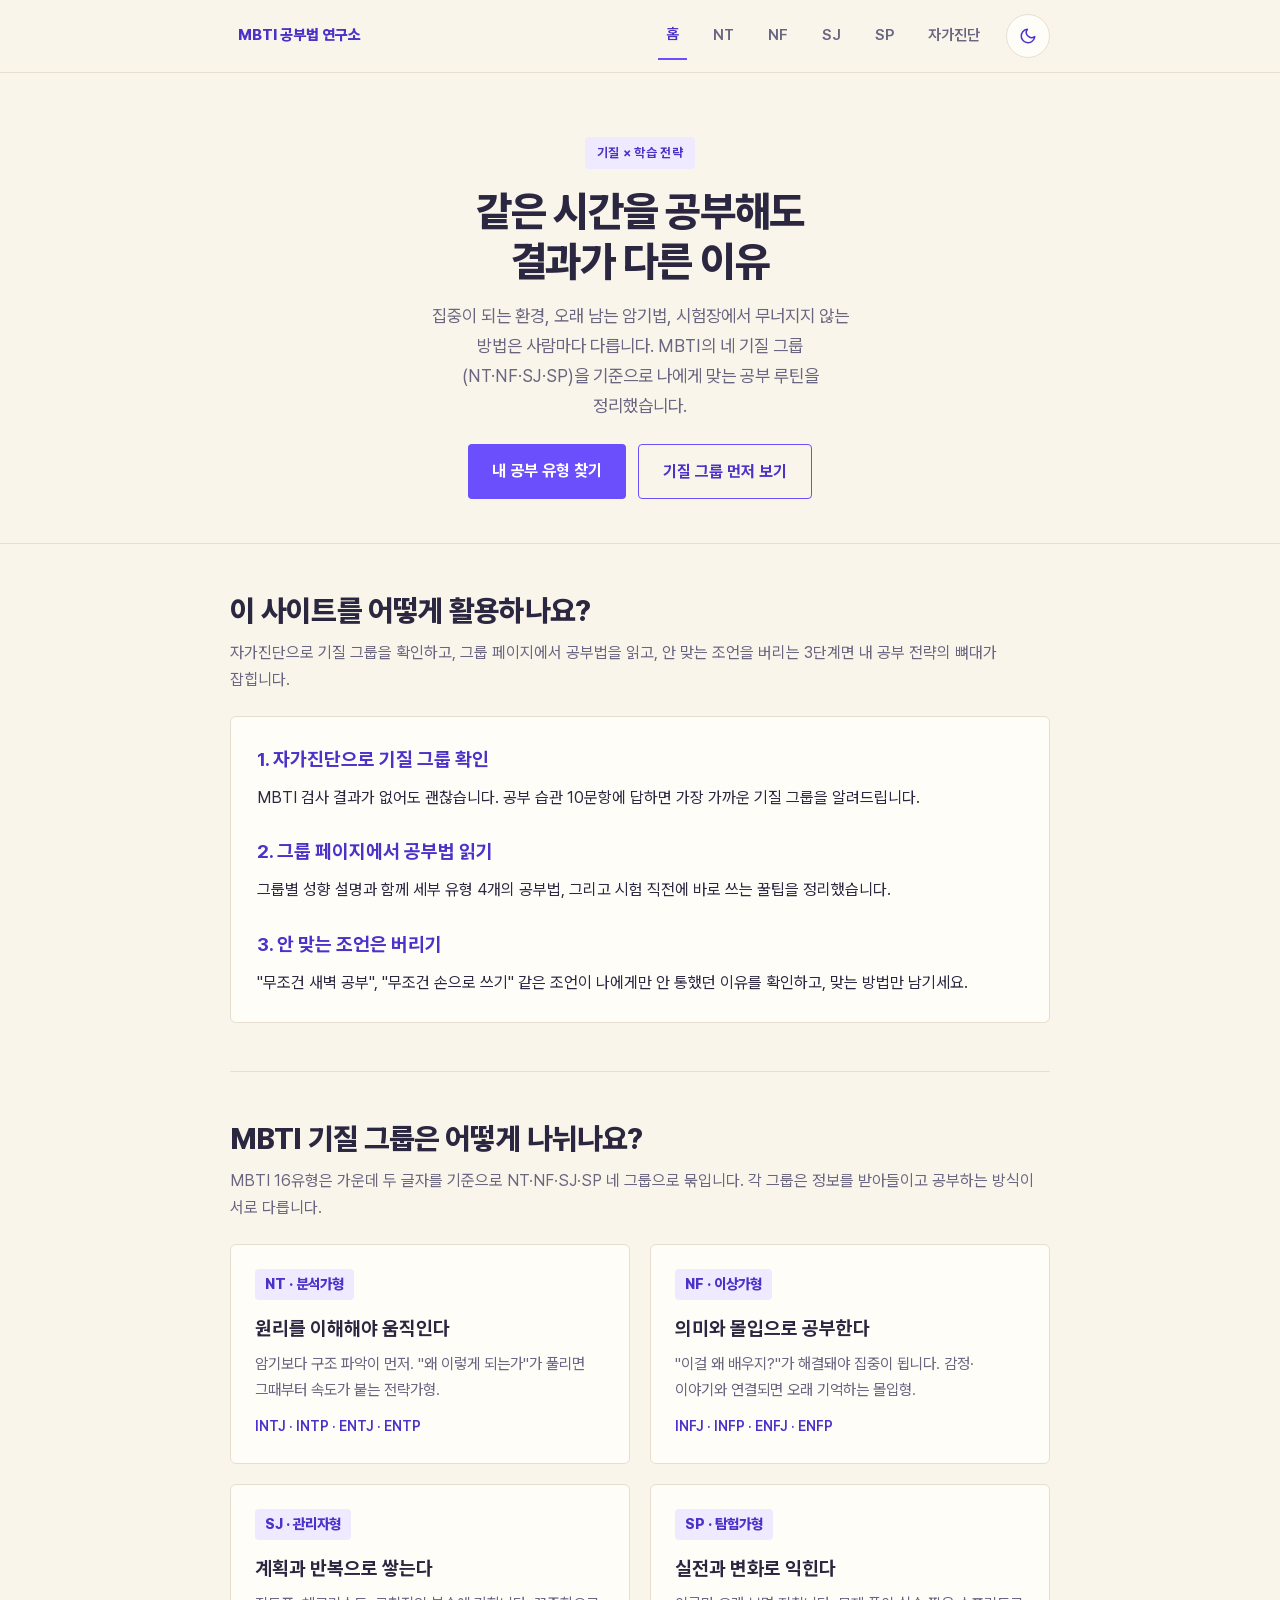
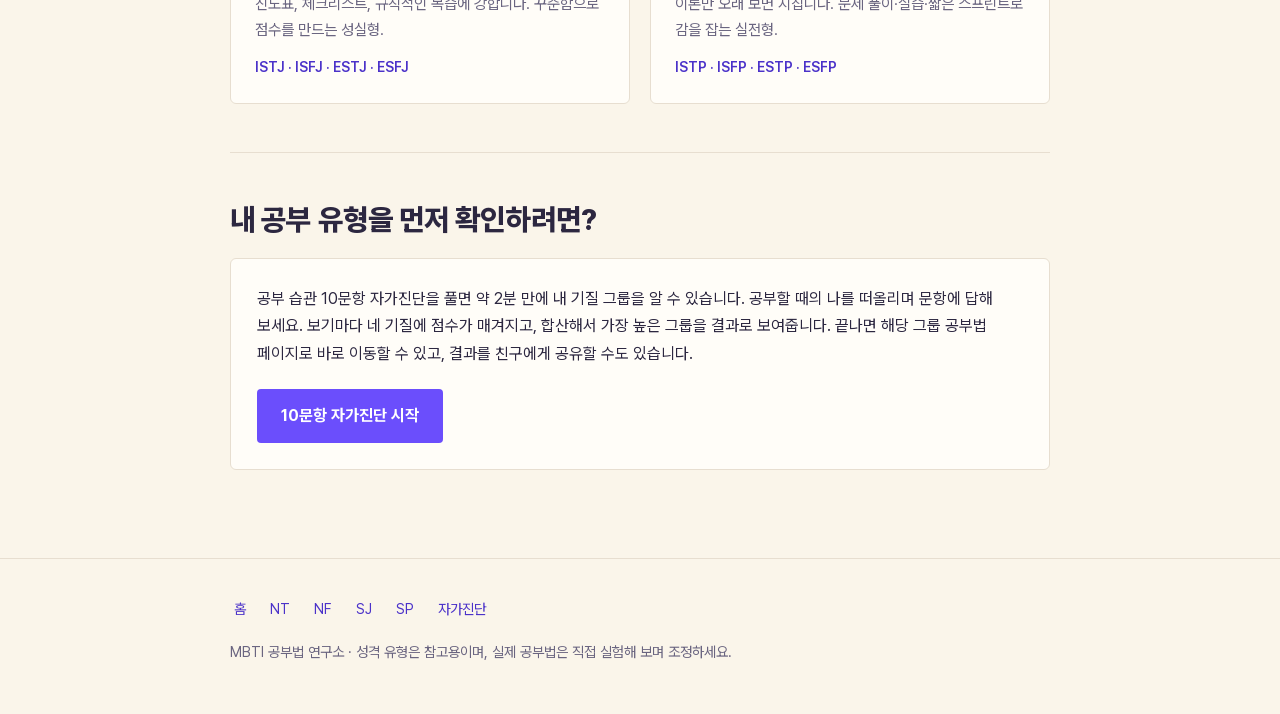
<file: index.html>
<!DOCTYPE html>
<html lang="ko">
<head>
  <meta name="google-site-verification" content="OmsJl4196jeodCeuqnz55Ts5pjZK7mvcsPDxURhZN40" />
  <meta name="naver-site-verification" content="2109586b0d9694d1778a50fcbfa9ce0bea9be3d9" />
<meta charset="UTF-8" />
<meta name="viewport" content="width=device-width, initial-scale=1" />
<link rel="icon" type="image/svg+xml" href="favicon.svg" />
<!-- Google tag (gtag.js) — GA4. 6개 페이지에서 동일하게 유지 -->
<script async src="https://www.googletagmanager.com/gtag/js?id=G-HWPFEBZ1ZM"></script>
<script>
  window.dataLayer = window.dataLayer || [];
  function gtag(){dataLayer.push(arguments);}
  gtag('js', new Date());
  gtag('config', 'G-HWPFEBZ1ZM');
</script>
<title>기질별 공부법과 공부 유형 자가진단 — MBTI 공부법 연구소</title>
<meta name="description" content="MBTI 네 기질 그룹(NT·NF·SJ·SP)별 공부법과 시험 전략을 정리했습니다. 공부 습관 10문항 자가진단으로 내게 맞는 학습 루틴과 기질 그룹을 약 2분 만에 확인하세요." />
<link rel="canonical" href="https://mbti-test-bay.vercel.app/" />
<meta property="og:type" content="website" />
<meta property="og:site_name" content="MBTI 공부법 연구소" />
<meta property="og:locale" content="ko_KR" />
<meta property="og:title" content="기질별 공부법과 공부 유형 자가진단 — MBTI 공부법 연구소" />
<meta property="og:description" content="MBTI 네 기질 그룹(NT·NF·SJ·SP)별 공부법과 시험 전략을 정리했습니다. 공부 습관 10문항 자가진단으로 내게 맞는 학습 루틴과 기질 그룹을 약 2분 만에 확인하세요." />
<meta property="og:url" content="https://mbti-test-bay.vercel.app/" />
<meta property="og:image" content="https://mbti-test-bay.vercel.app/og-image.png" />
<meta property="og:image:width" content="1200" />
<meta property="og:image:height" content="630" />
<meta property="og:image:alt" content="MBTI 공부법 연구소 — 기질 그룹별 공부법과 공부 유형 자가진단" />
<meta name="twitter:card" content="summary_large_image" />
<meta name="twitter:title" content="기질별 공부법과 공부 유형 자가진단 — MBTI 공부법 연구소" />
<meta name="twitter:description" content="MBTI 네 기질 그룹(NT·NF·SJ·SP)별 공부법과 시험 전략을 정리했습니다. 공부 습관 10문항 자가진단으로 내게 맞는 학습 루틴과 기질 그룹을 약 2분 만에 확인하세요." />
<meta name="twitter:image" content="https://mbti-test-bay.vercel.app/og-image.png" />
<link rel="stylesheet" href="style.css" />
<script>
  (function () {
    try {
      var t = localStorage.getItem("theme");
      if (t === "dark" || t === "light")
        document.documentElement.setAttribute("data-theme", t);
    } catch (e) {}
  })();
</script>
<script type="application/ld+json">
{
  "@context": "https://schema.org",
  "@graph": [
    {
      "@type": "WebSite",
      "@id": "https://mbti-test-bay.vercel.app/#website",
      "url": "https://mbti-test-bay.vercel.app/",
      "name": "똑똑한 공부습관 mbti 공부법",
      "alternateName": "MBTI 공부법 연구소",
      "description": "MBTI 네 기질 그룹(NT·NF·SJ·SP)별 공부법과 시험 전략, 공부 습관 10문항 자가진단을 제공하는 콘텐츠 사이트.",
      "inLanguage": "ko"
    },
    {
      "@type": "WebPage",
      "@id": "https://mbti-test-bay.vercel.app/#webpage",
      "url": "https://mbti-test-bay.vercel.app/",
      "name": "기질별 공부법과 공부 유형 자가진단 — MBTI 공부법 연구소",
      "isPartOf": { "@id": "https://mbti-test-bay.vercel.app/#website" },
      "primaryImageOfPage": "https://mbti-test-bay.vercel.app/og-image.png",
      "inLanguage": "ko"
    },
    {
      "@type": "BreadcrumbList",
      "itemListElement": [
        { "@type": "ListItem", "position": 1, "name": "홈", "item": "https://mbti-test-bay.vercel.app/" }
      ]
    }
  ]
}
</script>
</head>
<body>

<nav class="nav">
  <div class="wrap">
    <a class="brand" href="index.html">MBTI 공부법 연구소</a>
    <a href="index.html" class="active">홈</a>
    <a href="nt.html">NT</a>
    <a href="nf.html">NF</a>
    <a href="sj.html">SJ</a>
    <a href="sp.html">SP</a>
    <a href="test.html">자가진단</a>
  </div>
</nav>

<header class="hero">
  <div class="wrap">
    <span class="tag">기질 × 학습 전략</span>
    <h1>같은 시간을 공부해도<br />결과가 다른 이유</h1>
    <p>
      집중이 되는 환경, 오래 남는 암기법, 시험장에서 무너지지 않는 방법은
      사람마다 다릅니다. MBTI의 네 기질 그룹(NT·NF·SJ·SP)을 기준으로
      나에게 맞는 공부 루틴을 정리했습니다.
    </p>
    <div class="btn-row" style="justify-content:center">
      <a class="btn" href="test.html">내 공부 유형 찾기</a>
      <a class="btn ghost" href="#groups">기질 그룹 먼저 보기</a>
    </div>
  </div>
</header>

<main class="wrap">

  <section>
    <h2>이 사이트를 어떻게 활용하나요?</h2>
    <p class="lead">자가진단으로 기질 그룹을 확인하고, 그룹 페이지에서 공부법을 읽고, 안 맞는 조언을 버리는 3단계면 내 공부 전략의 뼈대가 잡힙니다.</p>
    <div class="panel">
      <h3>1. 자가진단으로 기질 그룹 확인</h3>
      <p>
        MBTI 검사 결과가 없어도 괜찮습니다. 공부 습관 10문항에 답하면
        가장 가까운 기질 그룹을 알려드립니다.
      </p>
      <h3>2. 그룹 페이지에서 공부법 읽기</h3>
      <p>
        그룹별 성향 설명과 함께 세부 유형 4개의 공부법, 그리고 시험
        직전에 바로 쓰는 꿀팁을 정리했습니다.
      </p>
      <h3>3. 안 맞는 조언은 버리기</h3>
      <p>
        "무조건 새벽 공부", "무조건 손으로 쓰기" 같은 조언이 나에게만
        안 통했던 이유를 확인하고, 맞는 방법만 남기세요.
      </p>
    </div>
  </section>

  <section id="groups">
    <h2>MBTI 기질 그룹은 어떻게 나뉘나요?</h2>
    <p class="lead">MBTI 16유형은 가운데 두 글자를 기준으로 NT·NF·SJ·SP 네 그룹으로 묶입니다. 각 그룹은 정보를 받아들이고 공부하는 방식이 서로 다릅니다.</p>
    <div class="cards">

      <a class="card" href="nt.html">
        <span class="badge">NT · 분석가형</span>
        <h3>원리를 이해해야 움직인다</h3>
        <p>
          암기보다 구조 파악이 먼저. "왜 이렇게 되는가"가 풀리면
          그때부터 속도가 붙는 전략가형.
        </p>
        <div class="types">INTJ · INTP · ENTJ · ENTP</div>
      </a>

      <a class="card" href="nf.html">
        <span class="badge">NF · 이상가형</span>
        <h3>의미와 몰입으로 공부한다</h3>
        <p>
          "이걸 왜 배우지?"가 해결돼야 집중이 됩니다. 감정·이야기와
          연결되면 오래 기억하는 몰입형.
        </p>
        <div class="types">INFJ · INFP · ENFJ · ENFP</div>
      </a>

      <a class="card" href="sj.html">
        <span class="badge">SJ · 관리자형</span>
        <h3>계획과 반복으로 쌓는다</h3>
        <p>
          진도표, 체크리스트, 규칙적인 복습에 강합니다. 꾸준함으로
          점수를 만드는 성실형.
        </p>
        <div class="types">ISTJ · ISFJ · ESTJ · ESFJ</div>
      </a>

      <a class="card" href="sp.html">
        <span class="badge">SP · 탐험가형</span>
        <h3>실전과 변화로 익힌다</h3>
        <p>
          이론만 오래 보면 지칩니다. 문제 풀이·실습·짧은 스프린트로
          감을 잡는 실전형.
        </p>
        <div class="types">ISTP · ISFP · ESTP · ESFP</div>
      </a>

    </div>
  </section>

  <section>
    <h2>내 공부 유형을 먼저 확인하려면?</h2>
    <div class="panel">
      <p>
        공부 습관 10문항 자가진단을 풀면 약 2분 만에 내 기질 그룹을 알 수 있습니다.
        공부할 때의 나를 떠올리며 문항에 답해 보세요. 보기마다 네
        기질에 점수가 매겨지고, 합산해서 가장 높은 그룹을 결과로
        보여줍니다. 끝나면 해당 그룹 공부법 페이지로 바로 이동할 수
        있고, 결과를 친구에게 공유할 수도 있습니다.
      </p>
      <div class="btn-row">
        <a class="btn" href="test.html">10문항 자가진단 시작</a>
      </div>
    </div>
  </section>

</main>

<footer>
  <div class="wrap">
    <div class="links">
      <a href="index.html">홈</a>
      <a href="nt.html">NT</a>
      <a href="nf.html">NF</a>
      <a href="sj.html">SJ</a>
      <a href="sp.html">SP</a>
      <a href="test.html">자가진단</a>
    </div>
    <p>MBTI 공부법 연구소 · 성격 유형은 참고용이며, 실제 공부법은 직접 실험해 보며 조정하세요.</p>
  </div>
</footer>

<script src="theme.js"></script>
</body>
</html>
</file>
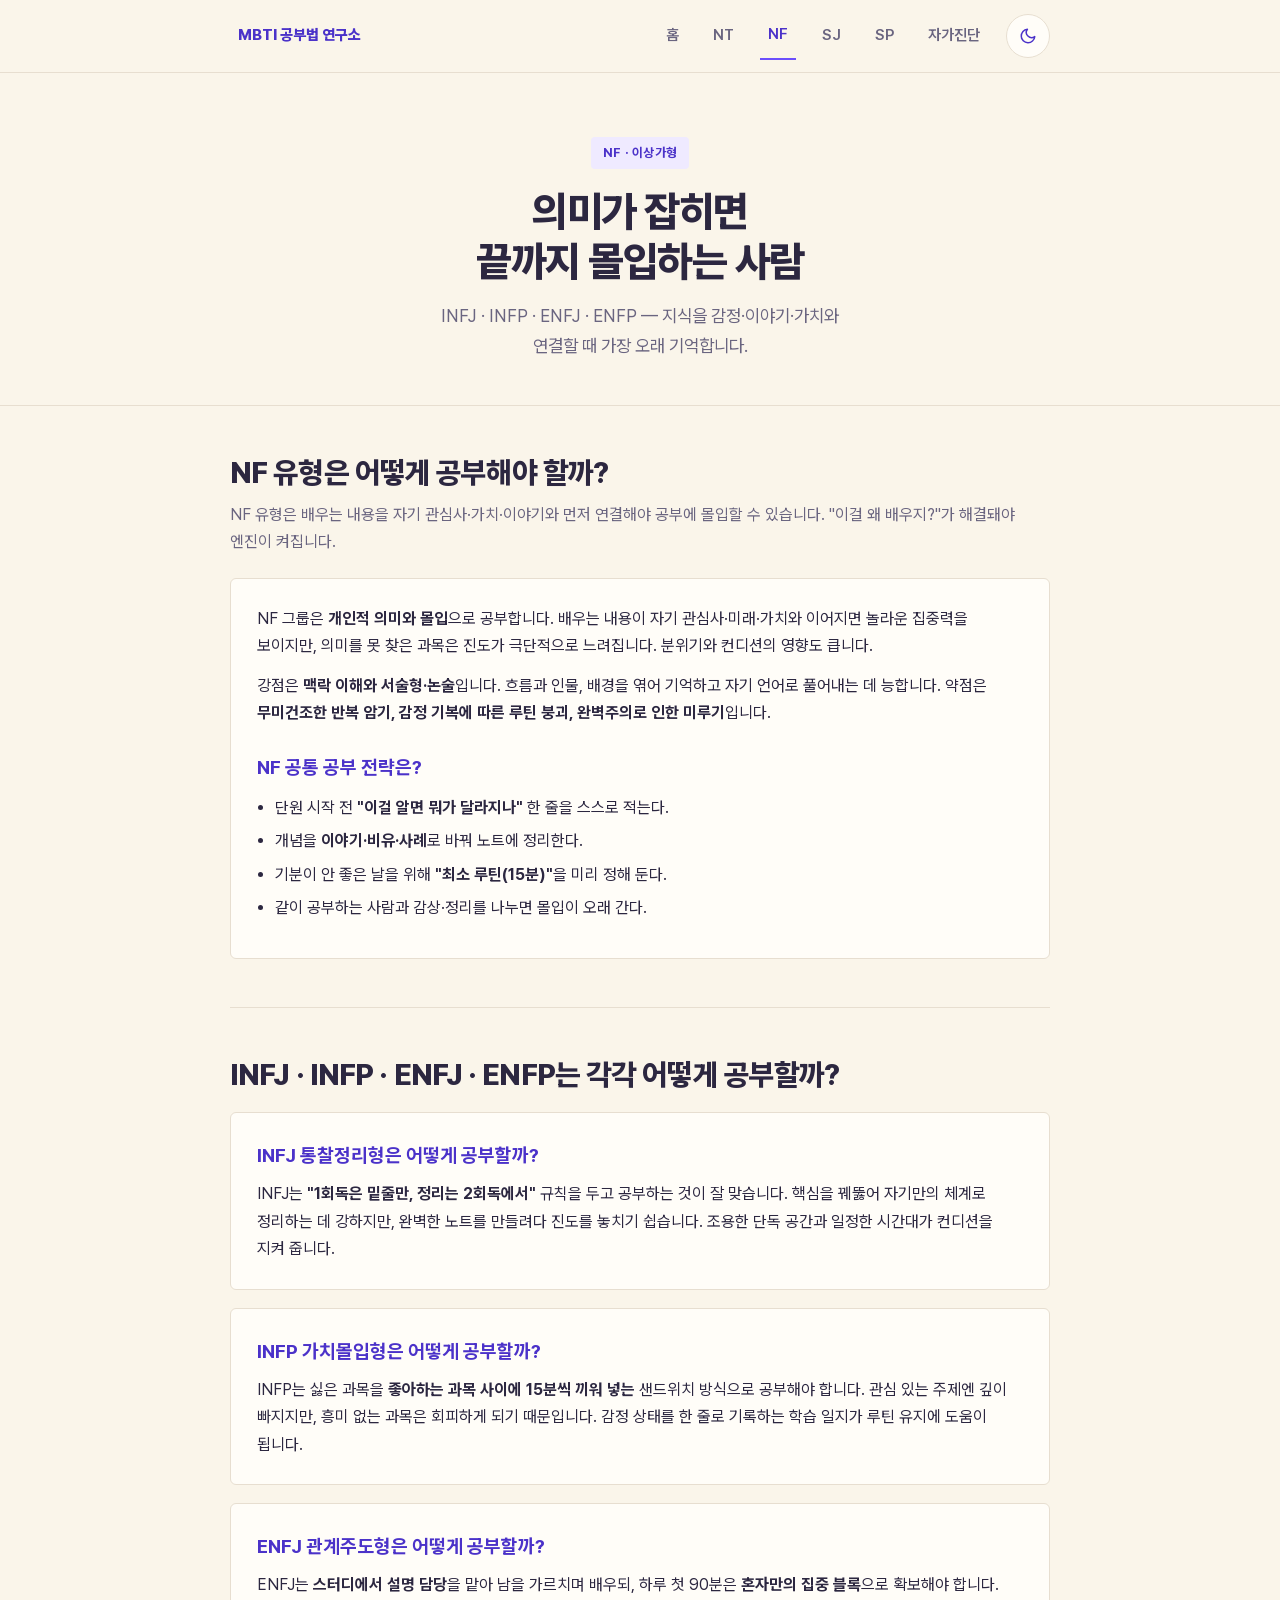
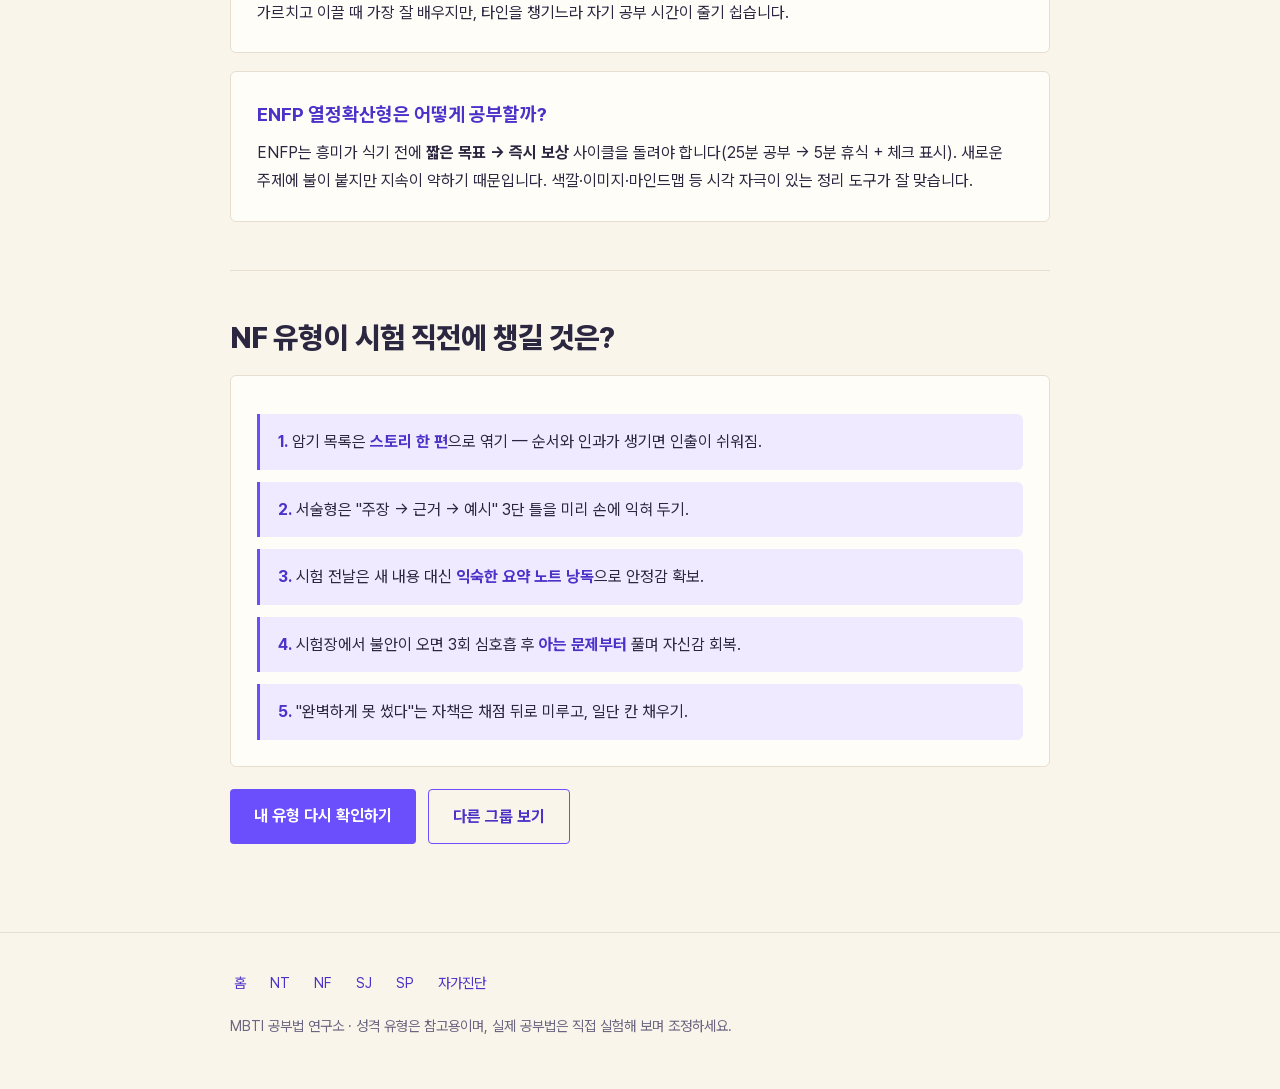
<file: nf.html>
<!DOCTYPE html>
<html lang="ko">
<head>
<meta charset="UTF-8" />
<meta name="viewport" content="width=device-width, initial-scale=1" />
<link rel="icon" type="image/svg+xml" href="favicon.svg" />
<!-- Google tag (gtag.js) — GA4. 6개 페이지에서 동일하게 유지 -->
<script async src="https://www.googletagmanager.com/gtag/js?id=G-HWPFEBZ1ZM"></script>
<script>
  window.dataLayer = window.dataLayer || [];
  function gtag(){dataLayer.push(arguments);}
  gtag('js', new Date());
  gtag('config', 'G-HWPFEBZ1ZM');
</script>
<title>NF 이상가형 공부법과 시험 전략 — MBTI 공부법 연구소</title>
<meta name="description" content="의미와 몰입으로 공부하는 NF 이상가형(INFJ·INFP·ENFJ·ENFP)의 학습 성향과 유형별 공부법, 서술형·시험장 불안 대비 전략을 정리했습니다." />
<link rel="canonical" href="https://mbti-test-bay.vercel.app/nf.html" />
<meta property="og:type" content="article" />
<meta property="og:site_name" content="MBTI 공부법 연구소" />
<meta property="og:locale" content="ko_KR" />
<meta property="og:title" content="NF 이상가형 공부법과 시험 전략 — MBTI 공부법 연구소" />
<meta property="og:description" content="의미와 몰입으로 공부하는 NF 이상가형(INFJ·INFP·ENFJ·ENFP)의 학습 성향과 유형별 공부법, 서술형·시험장 불안 대비 전략을 정리했습니다." />
<meta property="og:url" content="https://mbti-test-bay.vercel.app/nf.html" />
<meta property="og:image" content="https://mbti-test-bay.vercel.app/og-image.png" />
<meta property="og:image:width" content="1200" />
<meta property="og:image:height" content="630" />
<meta property="og:image:alt" content="NF 이상가형(INFJ·INFP·ENFJ·ENFP) 공부법과 시험 전략 — MBTI 공부법 연구소" />
<meta name="twitter:card" content="summary_large_image" />
<meta name="twitter:title" content="NF 이상가형 공부법과 시험 전략 — MBTI 공부법 연구소" />
<meta name="twitter:description" content="의미와 몰입으로 공부하는 NF 이상가형(INFJ·INFP·ENFJ·ENFP)의 학습 성향과 유형별 공부법, 서술형·시험장 불안 대비 전략을 정리했습니다." />
<meta name="twitter:image" content="https://mbti-test-bay.vercel.app/og-image.png" />
<link rel="stylesheet" href="style.css" />
<script>
  (function () {
    try {
      var t = localStorage.getItem("theme");
      if (t === "dark" || t === "light")
        document.documentElement.setAttribute("data-theme", t);
    } catch (e) {}
  })();
</script>
<script type="application/ld+json">
{
  "@context": "https://schema.org",
  "@graph": [
    {
      "@type": "Article",
      "headline": "NF 이상가형 공부법과 시험 전략",
      "description": "의미와 몰입으로 공부하는 NF 이상가형(INFJ·INFP·ENFJ·ENFP)의 학습 성향과 유형별 공부법, 서술형·시험장 불안 대비 전략.",
      "image": "https://mbti-test-bay.vercel.app/og-image.png",
      "mainEntityOfPage": "https://mbti-test-bay.vercel.app/nf.html",
      "inLanguage": "ko",
      "isPartOf": { "@type": "WebSite", "@id": "https://mbti-test-bay.vercel.app/#website", "name": "MBTI 공부법 연구소" },
      "publisher": { "@type": "Organization", "name": "MBTI 공부법 연구소" }
    },
    {
      "@type": "BreadcrumbList",
      "itemListElement": [
        { "@type": "ListItem", "position": 1, "name": "홈", "item": "https://mbti-test-bay.vercel.app/" },
        { "@type": "ListItem", "position": 2, "name": "NF 이상가형 공부법", "item": "https://mbti-test-bay.vercel.app/nf.html" }
      ]
    },
    {
      "@type": "FAQPage",
      "mainEntity": [
        {
          "@type": "Question",
          "name": "NF 유형은 어떻게 공부해야 할까?",
          "acceptedAnswer": { "@type": "Answer", "text": "NF 유형은 배우는 내용을 자기 관심사와 가치, 이야기와 먼저 연결해야 공부에 몰입할 수 있습니다. 의미가 잡히면 놀라운 집중력을 보이지만, 의미를 못 찾은 과목은 진도가 크게 느려집니다." }
        },
        {
          "@type": "Question",
          "name": "NF 공통 공부 전략은?",
          "acceptedAnswer": { "@type": "Answer", "text": "단원을 시작하기 전에 이걸 알면 무엇이 달라지는지 한 줄로 적고, 개념을 이야기와 비유, 사례로 바꿔 정리합니다. 기분이 안 좋은 날을 위한 최소 루틴 15분을 미리 정해 둡니다." }
        },
        {
          "@type": "Question",
          "name": "NF 유형이 시험 직전에 챙길 것은?",
          "acceptedAnswer": { "@type": "Answer", "text": "암기 목록을 스토리 한 편으로 엮어 순서와 인과를 만들고, 서술형은 주장과 근거, 예시 3단 틀을 손에 익힙니다. 시험 전날은 새 내용 대신 익숙한 요약 노트를 낭독하며 안정감을 확보합니다." }
        }
      ]
    }
  ]
}
</script>
</head>
<body>

<nav class="nav">
  <div class="wrap">
    <a class="brand" href="index.html">MBTI 공부법 연구소</a>
    <a href="index.html">홈</a>
    <a href="nt.html">NT</a>
    <a href="nf.html" class="active">NF</a>
    <a href="sj.html">SJ</a>
    <a href="sp.html">SP</a>
    <a href="test.html">자가진단</a>
  </div>
</nav>

<header class="hero">
  <div class="wrap">
    <span class="tag">NF · 이상가형</span>
    <h1>의미가 잡히면<br />끝까지 몰입하는 사람</h1>
    <p>INFJ · INFP · ENFJ · ENFP — 지식을 감정·이야기·가치와 연결할 때 가장 오래 기억합니다.</p>
  </div>
</header>

<main class="wrap">

  <section>
    <h2>NF 유형은 어떻게 공부해야 할까?</h2>
    <p class="lead">NF 유형은 배우는 내용을 자기 관심사·가치·이야기와 먼저 연결해야 공부에 몰입할 수 있습니다. "이걸 왜 배우지?"가 해결돼야 엔진이 켜집니다.</p>
    <div class="panel">
      <p>
        NF 그룹은 <strong>개인적 의미와 몰입</strong>으로 공부합니다. 배우는
        내용이 자기 관심사·미래·가치와 이어지면 놀라운 집중력을 보이지만,
        의미를 못 찾은 과목은 진도가 극단적으로 느려집니다. 분위기와
        컨디션의 영향도 큽니다.
      </p>
      <p>
        강점은 <strong>맥락 이해와 서술형·논술</strong>입니다. 흐름과 인물,
        배경을 엮어 기억하고 자기 언어로 풀어내는 데 능합니다. 약점은
        <strong>무미건조한 반복 암기, 감정 기복에 따른 루틴 붕괴, 완벽주의로
        인한 미루기</strong>입니다.
      </p>
      <h3>NF 공통 공부 전략은?</h3>
      <ul>
        <li>단원 시작 전 <strong>"이걸 알면 뭐가 달라지나"</strong> 한 줄을 스스로 적는다.</li>
        <li>개념을 <strong>이야기·비유·사례</strong>로 바꿔 노트에 정리한다.</li>
        <li>기분이 안 좋은 날을 위해 <strong>"최소 루틴(15분)"</strong>을 미리 정해 둔다.</li>
        <li>같이 공부하는 사람과 감상·정리를 나누면 몰입이 오래 간다.</li>
      </ul>
    </div>
  </section>

  <section>
    <h2>INFJ · INFP · ENFJ · ENFP는 각각 어떻게 공부할까?</h2>

    <article class="panel">
      <h3>INFJ 통찰정리형은 어떻게 공부할까?</h3>
      <p>
        INFJ는 <strong>"1회독은 밑줄만, 정리는 2회독에서"</strong> 규칙을 두고
        공부하는 것이 잘 맞습니다. 핵심을 꿰뚫어
        자기만의 체계로 정리하는 데 강하지만, 완벽한 노트를 만들려다 진도를
        놓치기 쉽습니다. 조용한 단독 공간과
        일정한 시간대가 컨디션을 지켜 줍니다.
      </p>
    </article>

    <article class="panel">
      <h3>INFP 가치몰입형은 어떻게 공부할까?</h3>
      <p>
        INFP는 싫은 과목을 <strong>좋아하는 과목 사이에 15분씩 끼워 넣는</strong>
        샌드위치 방식으로 공부해야 합니다. 관심 있는 주제엔 깊이 빠지지만,
        흥미 없는 과목은 회피하게 되기 때문입니다. 감정 상태를 한 줄로 기록하는
        학습 일지가 루틴 유지에 도움이 됩니다.
      </p>
    </article>

    <article class="panel">
      <h3>ENFJ 관계주도형은 어떻게 공부할까?</h3>
      <p>
        ENFJ는 <strong>스터디에서 설명 담당</strong>을 맡아 남을 가르치며 배우되,
        하루 첫 90분은 <strong>혼자만의 집중 블록</strong>으로 확보해야 합니다.
        가르치고 이끌 때 가장 잘 배우지만, 타인을 챙기느라 자기 공부 시간이
        줄기 쉽습니다.
      </p>
    </article>

    <article class="panel">
      <h3>ENFP 열정확산형은 어떻게 공부할까?</h3>
      <p>
        ENFP는 흥미가 식기 전에 <strong>짧은 목표 → 즉시 보상</strong> 사이클을
        돌려야 합니다(25분 공부 → 5분 휴식 + 체크 표시). 새로운 주제에 불이
        붙지만 지속이 약하기 때문입니다. 색깔·이미지·마인드맵 등 시각 자극이
        있는 정리 도구가 잘 맞습니다.
      </p>
    </article>
  </section>

  <section>
    <h2>NF 유형이 시험 직전에 챙길 것은?</h2>
    <div class="panel">
      <div class="tip"><strong>1.</strong> 암기 목록은 <strong>스토리 한 편</strong>으로 엮기 — 순서와 인과가 생기면 인출이 쉬워짐.</div>
      <div class="tip"><strong>2.</strong> 서술형은 "주장 → 근거 → 예시" 3단 틀을 미리 손에 익혀 두기.</div>
      <div class="tip"><strong>3.</strong> 시험 전날은 새 내용 대신 <strong>익숙한 요약 노트 낭독</strong>으로 안정감 확보.</div>
      <div class="tip"><strong>4.</strong> 시험장에서 불안이 오면 3회 심호흡 후 <strong>아는 문제부터</strong> 풀며 자신감 회복.</div>
      <div class="tip"><strong>5.</strong> "완벽하게 못 썼다"는 자책은 채점 뒤로 미루고, 일단 칸 채우기.</div>
    </div>
    <div class="btn-row">
      <a class="btn" href="test.html">내 유형 다시 확인하기</a>
      <a class="btn ghost" href="index.html">다른 그룹 보기</a>
    </div>
  </section>

</main>

<footer>
  <div class="wrap">
    <div class="links">
      <a href="index.html">홈</a>
      <a href="nt.html">NT</a>
      <a href="nf.html">NF</a>
      <a href="sj.html">SJ</a>
      <a href="sp.html">SP</a>
      <a href="test.html">자가진단</a>
    </div>
    <p>MBTI 공부법 연구소 · 성격 유형은 참고용이며, 실제 공부법은 직접 실험해 보며 조정하세요.</p>
  </div>
</footer>

<script src="theme.js"></script>
</body>
</html>
</file>
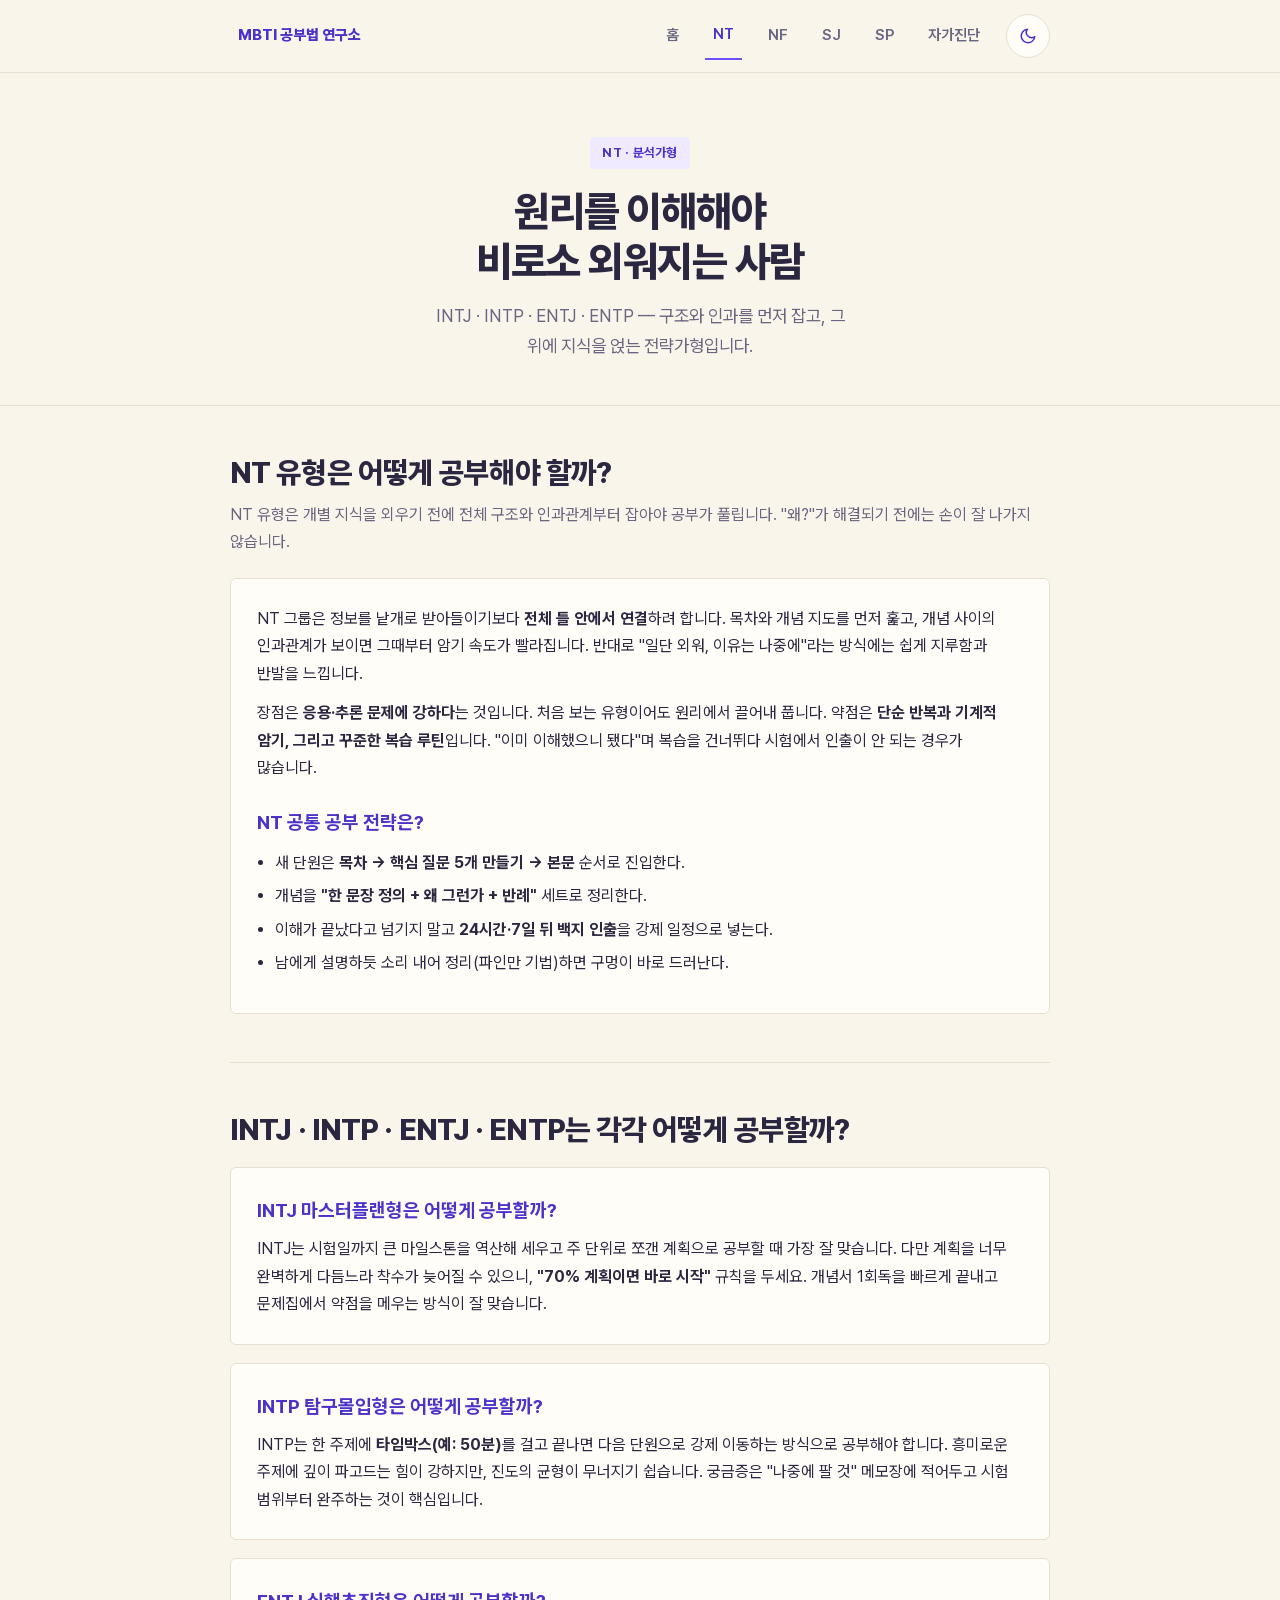
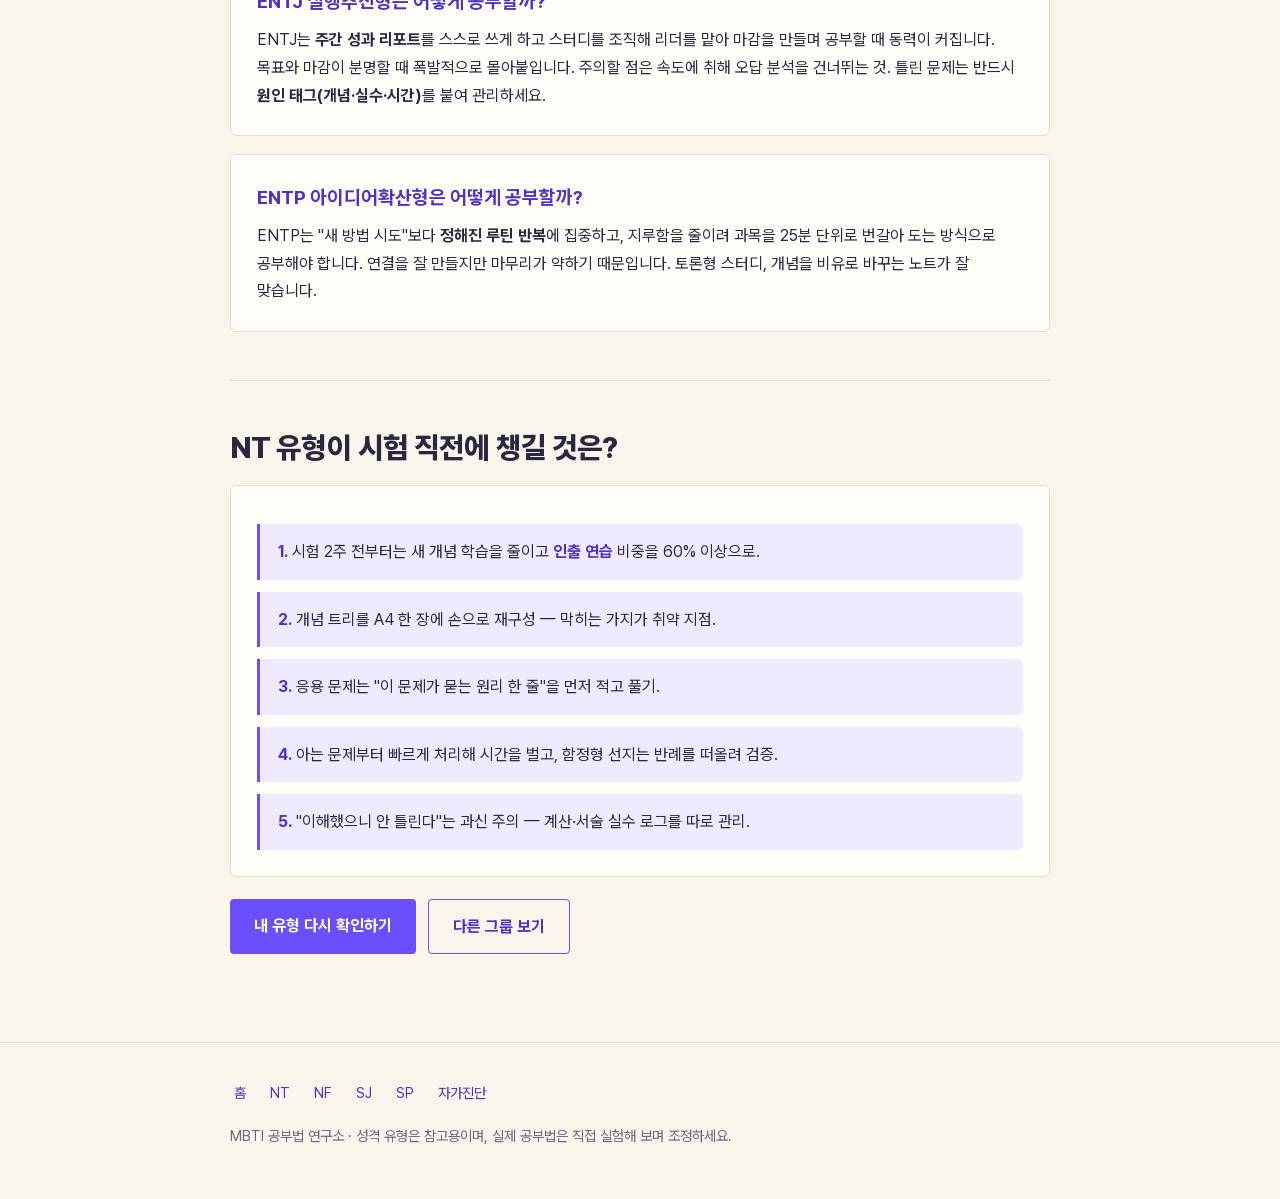
<file: nt.html>
<!DOCTYPE html>
<html lang="ko">
<head>
<meta charset="UTF-8" />
<meta name="viewport" content="width=device-width, initial-scale=1" />
<link rel="icon" type="image/svg+xml" href="favicon.svg" />
<!-- Google tag (gtag.js) — GA4. 6개 페이지에서 동일하게 유지 -->
<script async src="https://www.googletagmanager.com/gtag/js?id=G-HWPFEBZ1ZM"></script>
<script>
  window.dataLayer = window.dataLayer || [];
  function gtag(){dataLayer.push(arguments);}
  gtag('js', new Date());
  gtag('config', 'G-HWPFEBZ1ZM');
</script>
<title>NT 분석가형 공부법과 시험 전략 — MBTI 공부법 연구소</title>
<meta name="description" content="원리를 이해해야 외워지는 NT 분석가형(INTJ·INTP·ENTJ·ENTP)의 공부 성향과 유형별 학습법, 인출 연습 중심 시험 전략을 정리했습니다." />
<link rel="canonical" href="https://mbti-test-bay.vercel.app/nt.html" />
<meta property="og:type" content="article" />
<meta property="og:site_name" content="MBTI 공부법 연구소" />
<meta property="og:locale" content="ko_KR" />
<meta property="og:title" content="NT 분석가형 공부법과 시험 전략 — MBTI 공부법 연구소" />
<meta property="og:description" content="원리를 이해해야 외워지는 NT 분석가형(INTJ·INTP·ENTJ·ENTP)의 공부 성향과 유형별 학습법, 인출 연습 중심 시험 전략을 정리했습니다." />
<meta property="og:url" content="https://mbti-test-bay.vercel.app/nt.html" />
<meta property="og:image" content="https://mbti-test-bay.vercel.app/og-image.png" />
<meta property="og:image:width" content="1200" />
<meta property="og:image:height" content="630" />
<meta property="og:image:alt" content="NT 분석가형(INTJ·INTP·ENTJ·ENTP) 공부법과 시험 전략 — MBTI 공부법 연구소" />
<meta name="twitter:card" content="summary_large_image" />
<meta name="twitter:title" content="NT 분석가형 공부법과 시험 전략 — MBTI 공부법 연구소" />
<meta name="twitter:description" content="원리를 이해해야 외워지는 NT 분석가형(INTJ·INTP·ENTJ·ENTP)의 공부 성향과 유형별 학습법, 인출 연습 중심 시험 전략을 정리했습니다." />
<meta name="twitter:image" content="https://mbti-test-bay.vercel.app/og-image.png" />
<link rel="stylesheet" href="style.css" />
<script>
  (function () {
    try {
      var t = localStorage.getItem("theme");
      if (t === "dark" || t === "light")
        document.documentElement.setAttribute("data-theme", t);
    } catch (e) {}
  })();
</script>
<script type="application/ld+json">
{
  "@context": "https://schema.org",
  "@graph": [
    {
      "@type": "Article",
      "headline": "NT 분석가형 공부법과 시험 전략",
      "description": "원리를 이해해야 외워지는 NT 분석가형(INTJ·INTP·ENTJ·ENTP)의 공부 성향과 유형별 학습법, 인출 연습 중심 시험 전략.",
      "image": "https://mbti-test-bay.vercel.app/og-image.png",
      "mainEntityOfPage": "https://mbti-test-bay.vercel.app/nt.html",
      "inLanguage": "ko",
      "isPartOf": { "@type": "WebSite", "@id": "https://mbti-test-bay.vercel.app/#website", "name": "MBTI 공부법 연구소" },
      "publisher": { "@type": "Organization", "name": "MBTI 공부법 연구소" }
    },
    {
      "@type": "BreadcrumbList",
      "itemListElement": [
        { "@type": "ListItem", "position": 1, "name": "홈", "item": "https://mbti-test-bay.vercel.app/" },
        { "@type": "ListItem", "position": 2, "name": "NT 분석가형 공부법", "item": "https://mbti-test-bay.vercel.app/nt.html" }
      ]
    },
    {
      "@type": "FAQPage",
      "mainEntity": [
        {
          "@type": "Question",
          "name": "NT 유형은 어떻게 공부해야 할까?",
          "acceptedAnswer": { "@type": "Answer", "text": "NT 유형은 개별 지식을 외우기 전에 전체 구조와 인과관계부터 잡아야 공부가 풀립니다. 목차와 개념 지도를 먼저 훑고 개념 사이의 인과가 보이면 그때부터 암기 속도가 빨라집니다." }
        },
        {
          "@type": "Question",
          "name": "NT 공통 공부 전략은?",
          "acceptedAnswer": { "@type": "Answer", "text": "새 단원은 목차에서 핵심 질문 5개를 만든 뒤 본문으로 들어가고, 개념을 한 문장 정의와 이유, 반례 세트로 정리합니다. 이해가 끝나도 24시간과 7일 뒤 백지 인출을 강제 일정으로 넣습니다." }
        },
        {
          "@type": "Question",
          "name": "NT 유형이 시험 직전에 챙길 것은?",
          "acceptedAnswer": { "@type": "Answer", "text": "시험 2주 전부터 새 개념 학습을 줄이고 인출 연습 비중을 60퍼센트 이상으로 높입니다. 개념 트리를 A4 한 장에 손으로 재구성해 막히는 가지를 취약 지점으로 표시합니다." }
        }
      ]
    }
  ]
}
</script>
</head>
<body>

<nav class="nav">
  <div class="wrap">
    <a class="brand" href="index.html">MBTI 공부법 연구소</a>
    <a href="index.html">홈</a>
    <a href="nt.html" class="active">NT</a>
    <a href="nf.html">NF</a>
    <a href="sj.html">SJ</a>
    <a href="sp.html">SP</a>
    <a href="test.html">자가진단</a>
  </div>
</nav>

<header class="hero">
  <div class="wrap">
    <span class="tag">NT · 분석가형</span>
    <h1>원리를 이해해야<br />비로소 외워지는 사람</h1>
    <p>INTJ · INTP · ENTJ · ENTP — 구조와 인과를 먼저 잡고, 그 위에 지식을 얹는 전략가형입니다.</p>
  </div>
</header>

<main class="wrap">

  <section>
    <h2>NT 유형은 어떻게 공부해야 할까?</h2>
    <p class="lead">NT 유형은 개별 지식을 외우기 전에 전체 구조와 인과관계부터 잡아야 공부가 풀립니다. "왜?"가 해결되기 전에는 손이 잘 나가지 않습니다.</p>
    <div class="panel">
      <p>
        NT 그룹은 정보를 낱개로 받아들이기보다 <strong>전체 틀 안에서
        연결</strong>하려 합니다. 목차와 개념 지도를 먼저 훑고, 개념 사이의
        인과관계가 보이면 그때부터 암기 속도가 빨라집니다. 반대로 "일단
        외워, 이유는 나중에"라는 방식에는 쉽게 지루함과 반발을 느낍니다.
      </p>
      <p>
        장점은 <strong>응용·추론 문제에 강하다</strong>는 것입니다. 처음
        보는 유형이어도 원리에서 끌어내 풉니다. 약점은 <strong>단순 반복과
        기계적 암기, 그리고 꾸준한 복습 루틴</strong>입니다. "이미 이해했으니
        됐다"며 복습을 건너뛰다 시험에서 인출이 안 되는 경우가 많습니다.
      </p>
      <h3>NT 공통 공부 전략은?</h3>
      <ul>
        <li>새 단원은 <strong>목차 → 핵심 질문 5개 만들기 → 본문</strong> 순서로 진입한다.</li>
        <li>개념을 <strong>"한 문장 정의 + 왜 그런가 + 반례"</strong> 세트로 정리한다.</li>
        <li>이해가 끝났다고 넘기지 말고 <strong>24시간·7일 뒤 백지 인출</strong>을 강제 일정으로 넣는다.</li>
        <li>남에게 설명하듯 소리 내어 정리(파인만 기법)하면 구멍이 바로 드러난다.</li>
      </ul>
    </div>
  </section>

  <section>
    <h2>INTJ · INTP · ENTJ · ENTP는 각각 어떻게 공부할까?</h2>

    <article class="panel">
      <h3>INTJ 마스터플랜형은 어떻게 공부할까?</h3>
      <p>
        INTJ는 시험일까지 큰 마일스톤을 역산해 세우고 주 단위로 쪼갠 계획으로
        공부할 때 가장 잘 맞습니다. 다만 계획을 너무 완벽하게
        다듬느라 착수가 늦어질 수 있으니, <strong>"70% 계획이면 바로 시작"</strong>
        규칙을 두세요. 개념서 1회독을 빠르게 끝내고 문제집에서 약점을
        메우는 방식이 잘 맞습니다.
      </p>
    </article>

    <article class="panel">
      <h3>INTP 탐구몰입형은 어떻게 공부할까?</h3>
      <p>
        INTP는 한 주제에 <strong>타임박스(예: 50분)</strong>를 걸고 끝나면 다음
        단원으로 강제 이동하는 방식으로 공부해야 합니다. 흥미로운 주제에 깊이
        파고드는 힘이 강하지만, 진도의 균형이 무너지기 쉽습니다. 궁금증은 "나중에 팔 것"
        메모장에 적어두고 시험 범위부터 완주하는 것이 핵심입니다.
      </p>
    </article>

    <article class="panel">
      <h3>ENTJ 실행추진형은 어떻게 공부할까?</h3>
      <p>
        ENTJ는 <strong>주간 성과 리포트</strong>를 스스로 쓰게 하고 스터디를 조직해
        리더를 맡아 마감을 만들며 공부할 때 동력이 커집니다. 목표와 마감이
        분명할 때 폭발적으로 몰아붙입니다. 주의할 점은 속도에 취해 오답 분석을
        건너뛰는 것. 틀린 문제는 반드시 <strong>원인 태그(개념·실수·시간)</strong>를
        붙여 관리하세요.
      </p>
    </article>

    <article class="panel">
      <h3>ENTP 아이디어확산형은 어떻게 공부할까?</h3>
      <p>
        ENTP는 "새 방법 시도"보다 <strong>정해진 루틴 반복</strong>에 집중하고,
        지루함을 줄이려 과목을 25분 단위로 번갈아 도는 방식으로 공부해야 합니다.
        연결을 잘 만들지만 마무리가 약하기 때문입니다. 토론형 스터디, 개념을
        비유로 바꾸는 노트가 잘 맞습니다.
      </p>
    </article>
  </section>

  <section>
    <h2>NT 유형이 시험 직전에 챙길 것은?</h2>
    <div class="panel">
      <div class="tip"><strong>1.</strong> 시험 2주 전부터는 새 개념 학습을 줄이고 <strong>인출 연습</strong> 비중을 60% 이상으로.</div>
      <div class="tip"><strong>2.</strong> 개념 트리를 A4 한 장에 손으로 재구성 — 막히는 가지가 취약 지점.</div>
      <div class="tip"><strong>3.</strong> 응용 문제는 "이 문제가 묻는 원리 한 줄"을 먼저 적고 풀기.</div>
      <div class="tip"><strong>4.</strong> 아는 문제부터 빠르게 처리해 시간을 벌고, 함정형 선지는 반례를 떠올려 검증.</div>
      <div class="tip"><strong>5.</strong> "이해했으니 안 틀린다"는 과신 주의 — 계산·서술 실수 로그를 따로 관리.</div>
    </div>
    <div class="btn-row">
      <a class="btn" href="test.html">내 유형 다시 확인하기</a>
      <a class="btn ghost" href="index.html">다른 그룹 보기</a>
    </div>
  </section>

</main>

<footer>
  <div class="wrap">
    <div class="links">
      <a href="index.html">홈</a>
      <a href="nt.html">NT</a>
      <a href="nf.html">NF</a>
      <a href="sj.html">SJ</a>
      <a href="sp.html">SP</a>
      <a href="test.html">자가진단</a>
    </div>
    <p>MBTI 공부법 연구소 · 성격 유형은 참고용이며, 실제 공부법은 직접 실험해 보며 조정하세요.</p>
  </div>
</footer>

<script src="theme.js"></script>
</body>
</html>
</file>
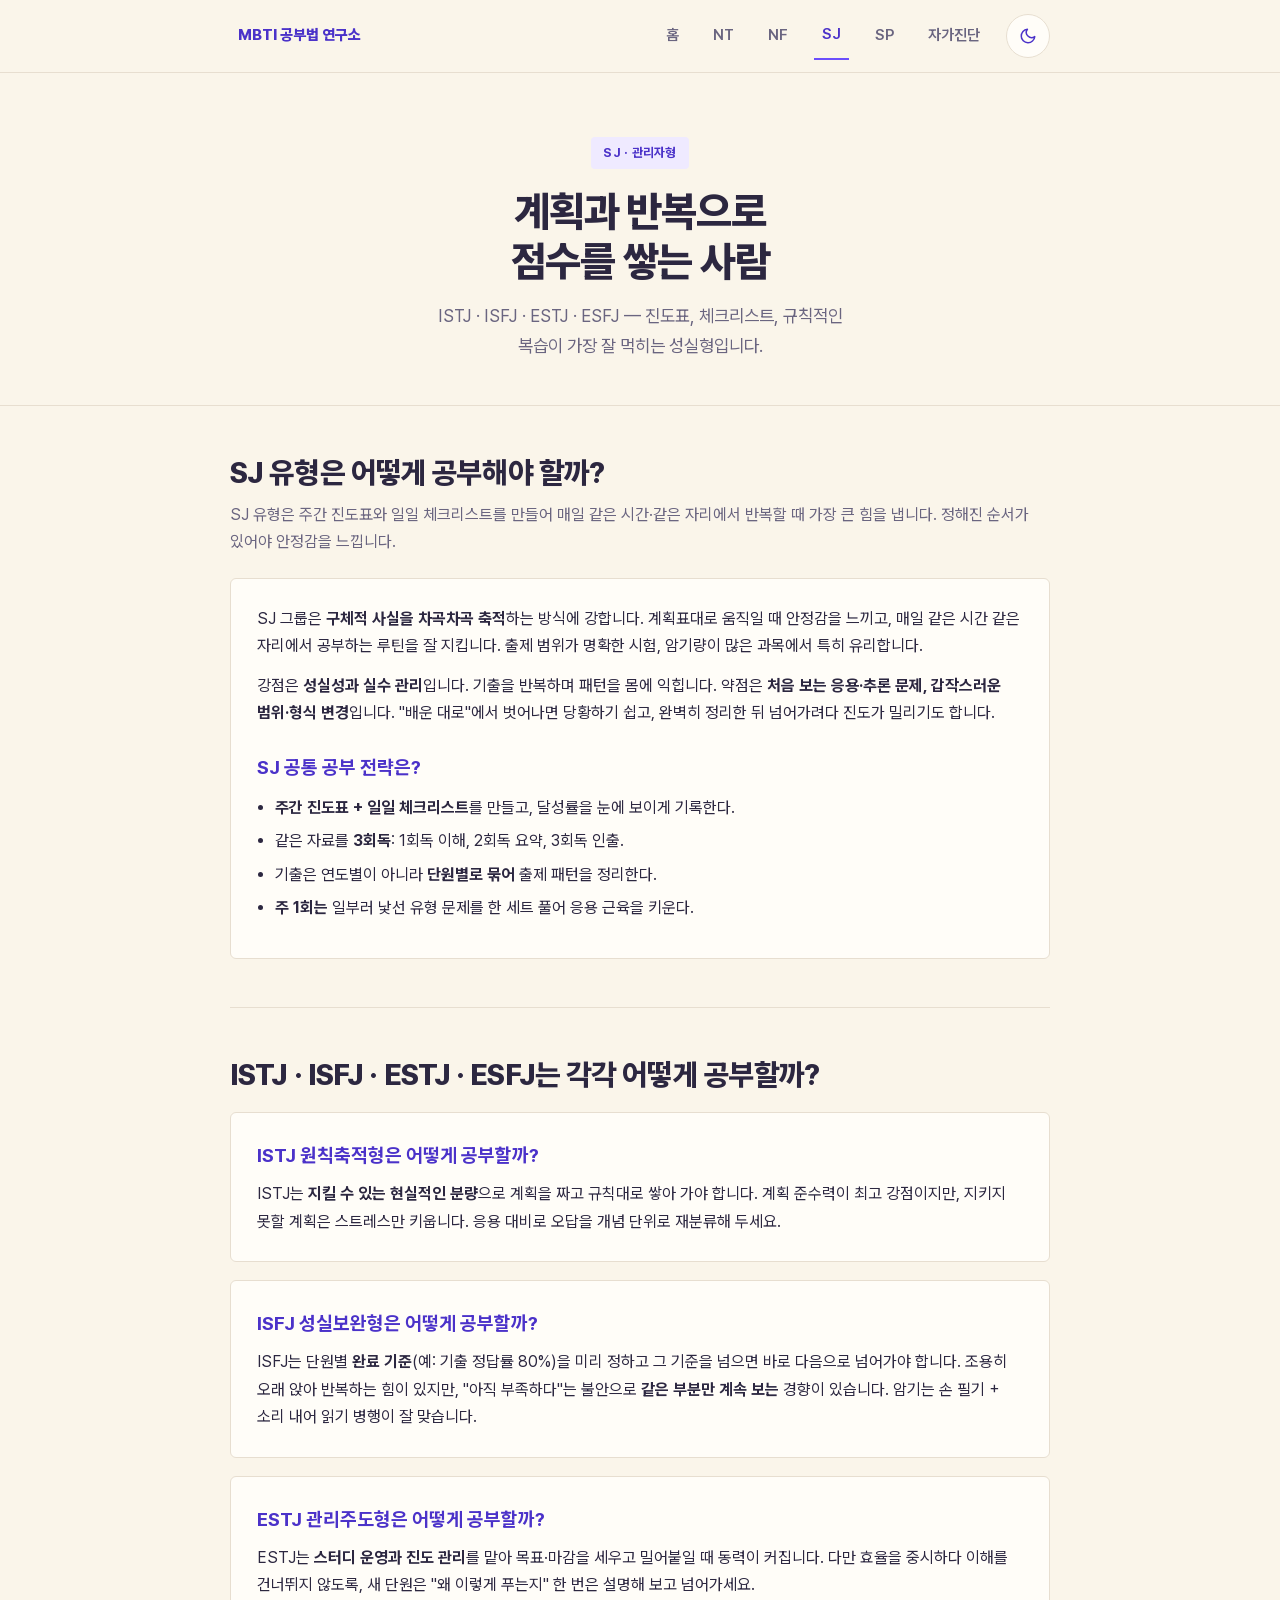
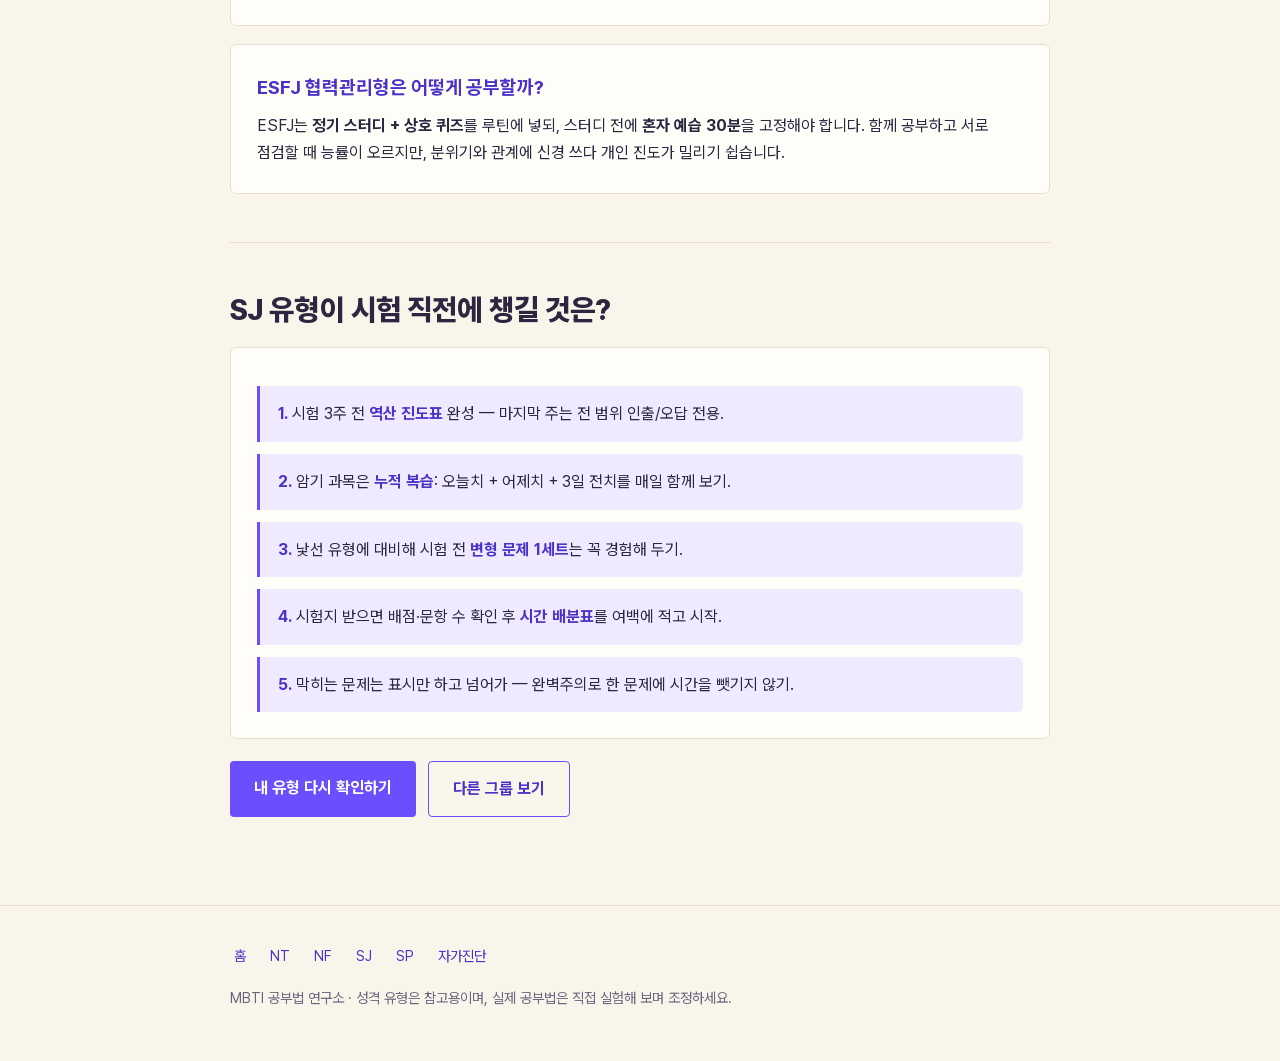
<file: sj.html>
<!DOCTYPE html>
<html lang="ko">
<head>
<meta charset="UTF-8" />
<meta name="viewport" content="width=device-width, initial-scale=1" />
<link rel="icon" type="image/svg+xml" href="favicon.svg" />
<!-- Google tag (gtag.js) — GA4. 6개 페이지에서 동일하게 유지 -->
<script async src="https://www.googletagmanager.com/gtag/js?id=G-HWPFEBZ1ZM"></script>
<script>
  window.dataLayer = window.dataLayer || [];
  function gtag(){dataLayer.push(arguments);}
  gtag('js', new Date());
  gtag('config', 'G-HWPFEBZ1ZM');
</script>
<title>SJ 관리자형 공부법과 시험 전략 — MBTI 공부법 연구소</title>
<meta name="description" content="계획과 반복으로 점수를 쌓는 SJ 관리자형(ISTJ·ISFJ·ESTJ·ESFJ)의 학습 성향과 유형별 공부법, 누적 복습·역산 진도표 시험 전략을 정리했습니다." />
<link rel="canonical" href="https://mbti-test-bay.vercel.app/sj.html" />
<meta property="og:type" content="article" />
<meta property="og:site_name" content="MBTI 공부법 연구소" />
<meta property="og:locale" content="ko_KR" />
<meta property="og:title" content="SJ 관리자형 공부법과 시험 전략 — MBTI 공부법 연구소" />
<meta property="og:description" content="계획과 반복으로 점수를 쌓는 SJ 관리자형(ISTJ·ISFJ·ESTJ·ESFJ)의 학습 성향과 유형별 공부법, 누적 복습·역산 진도표 시험 전략을 정리했습니다." />
<meta property="og:url" content="https://mbti-test-bay.vercel.app/sj.html" />
<meta property="og:image" content="https://mbti-test-bay.vercel.app/og-image.png" />
<meta property="og:image:width" content="1200" />
<meta property="og:image:height" content="630" />
<meta property="og:image:alt" content="SJ 관리자형(ISTJ·ISFJ·ESTJ·ESFJ) 공부법과 시험 전략 — MBTI 공부법 연구소" />
<meta name="twitter:card" content="summary_large_image" />
<meta name="twitter:title" content="SJ 관리자형 공부법과 시험 전략 — MBTI 공부법 연구소" />
<meta name="twitter:description" content="계획과 반복으로 점수를 쌓는 SJ 관리자형(ISTJ·ISFJ·ESTJ·ESFJ)의 학습 성향과 유형별 공부법, 누적 복습·역산 진도표 시험 전략을 정리했습니다." />
<meta name="twitter:image" content="https://mbti-test-bay.vercel.app/og-image.png" />
<link rel="stylesheet" href="style.css" />
<script>
  (function () {
    try {
      var t = localStorage.getItem("theme");
      if (t === "dark" || t === "light")
        document.documentElement.setAttribute("data-theme", t);
    } catch (e) {}
  })();
</script>
<script type="application/ld+json">
{
  "@context": "https://schema.org",
  "@graph": [
    {
      "@type": "Article",
      "headline": "SJ 관리자형 공부법과 시험 전략",
      "description": "계획과 반복으로 점수를 쌓는 SJ 관리자형(ISTJ·ISFJ·ESTJ·ESFJ)의 학습 성향과 유형별 공부법, 누적 복습·역산 진도표 시험 전략.",
      "image": "https://mbti-test-bay.vercel.app/og-image.png",
      "mainEntityOfPage": "https://mbti-test-bay.vercel.app/sj.html",
      "inLanguage": "ko",
      "isPartOf": { "@type": "WebSite", "@id": "https://mbti-test-bay.vercel.app/#website", "name": "MBTI 공부법 연구소" },
      "publisher": { "@type": "Organization", "name": "MBTI 공부법 연구소" }
    },
    {
      "@type": "BreadcrumbList",
      "itemListElement": [
        { "@type": "ListItem", "position": 1, "name": "홈", "item": "https://mbti-test-bay.vercel.app/" },
        { "@type": "ListItem", "position": 2, "name": "SJ 관리자형 공부법", "item": "https://mbti-test-bay.vercel.app/sj.html" }
      ]
    },
    {
      "@type": "FAQPage",
      "mainEntity": [
        {
          "@type": "Question",
          "name": "SJ 유형은 어떻게 공부해야 할까?",
          "acceptedAnswer": { "@type": "Answer", "text": "SJ 유형은 주간 진도표와 일일 체크리스트를 만들어 매일 같은 시간, 같은 자리에서 반복할 때 가장 큰 힘을 냅니다. 출제 범위가 명확하고 암기량이 많은 시험에 특히 강합니다." }
        },
        {
          "@type": "Question",
          "name": "SJ 공통 공부 전략은?",
          "acceptedAnswer": { "@type": "Answer", "text": "주간 진도표와 일일 체크리스트로 달성률을 눈에 보이게 기록하고, 같은 자료를 이해와 요약, 인출의 3회독으로 돌립니다. 기출은 단원별로 묶어 출제 패턴을 정리합니다." }
        },
        {
          "@type": "Question",
          "name": "SJ 유형이 시험 직전에 챙길 것은?",
          "acceptedAnswer": { "@type": "Answer", "text": "시험 3주 전에 역산 진도표를 완성하고 마지막 주는 전 범위 인출과 오답에만 씁니다. 암기 과목은 오늘치와 어제치, 3일 전치를 매일 함께 보는 누적 복습을 합니다." }
        }
      ]
    }
  ]
}
</script>
</head>
<body>

<nav class="nav">
  <div class="wrap">
    <a class="brand" href="index.html">MBTI 공부법 연구소</a>
    <a href="index.html">홈</a>
    <a href="nt.html">NT</a>
    <a href="nf.html">NF</a>
    <a href="sj.html" class="active">SJ</a>
    <a href="sp.html">SP</a>
    <a href="test.html">자가진단</a>
  </div>
</nav>

<header class="hero">
  <div class="wrap">
    <span class="tag">SJ · 관리자형</span>
    <h1>계획과 반복으로<br />점수를 쌓는 사람</h1>
    <p>ISTJ · ISFJ · ESTJ · ESFJ — 진도표, 체크리스트, 규칙적인 복습이 가장 잘 먹히는 성실형입니다.</p>
  </div>
</header>

<main class="wrap">

  <section>
    <h2>SJ 유형은 어떻게 공부해야 할까?</h2>
    <p class="lead">SJ 유형은 주간 진도표와 일일 체크리스트를 만들어 매일 같은 시간·같은 자리에서 반복할 때 가장 큰 힘을 냅니다. 정해진 순서가 있어야 안정감을 느낍니다.</p>
    <div class="panel">
      <p>
        SJ 그룹은 <strong>구체적 사실을 차곡차곡 축적</strong>하는 방식에
        강합니다. 계획표대로 움직일 때 안정감을 느끼고, 매일 같은 시간
        같은 자리에서 공부하는 루틴을 잘 지킵니다. 출제 범위가 명확한
        시험, 암기량이 많은 과목에서 특히 유리합니다.
      </p>
      <p>
        강점은 <strong>성실성과 실수 관리</strong>입니다. 기출을 반복하며
        패턴을 몸에 익힙니다. 약점은 <strong>처음 보는 응용·추론 문제,
        갑작스러운 범위·형식 변경</strong>입니다. "배운 대로"에서 벗어나면
        당황하기 쉽고, 완벽히 정리한 뒤 넘어가려다 진도가 밀리기도
        합니다.
      </p>
      <h3>SJ 공통 공부 전략은?</h3>
      <ul>
        <li><strong>주간 진도표 + 일일 체크리스트</strong>를 만들고, 달성률을 눈에 보이게 기록한다.</li>
        <li>같은 자료를 <strong>3회독</strong>: 1회독 이해, 2회독 요약, 3회독 인출.</li>
        <li>기출은 연도별이 아니라 <strong>단원별로 묶어</strong> 출제 패턴을 정리한다.</li>
        <li><strong>주 1회는</strong> 일부러 낯선 유형 문제를 한 세트 풀어 응용 근육을 키운다.</li>
      </ul>
    </div>
  </section>

  <section>
    <h2>ISTJ · ISFJ · ESTJ · ESFJ는 각각 어떻게 공부할까?</h2>

    <article class="panel">
      <h3>ISTJ 원칙축적형은 어떻게 공부할까?</h3>
      <p>
        ISTJ는 <strong>지킬 수 있는 현실적인 분량</strong>으로 계획을 짜고 규칙대로
        쌓아 가야 합니다. 계획 준수력이 최고 강점이지만, 지키지 못할 계획은
        스트레스만 키웁니다. 응용 대비로 오답을 개념 단위로 재분류해 두세요.
      </p>
    </article>

    <article class="panel">
      <h3>ISFJ 성실보완형은 어떻게 공부할까?</h3>
      <p>
        ISFJ는 단원별 <strong>완료 기준</strong>(예: 기출 정답률 80%)을 미리 정하고
        그 기준을 넘으면 바로 다음으로 넘어가야 합니다. 조용히 오래 앉아
        반복하는 힘이 있지만, "아직 부족하다"는 불안으로 <strong>같은 부분만 계속
        보는</strong> 경향이 있습니다. 암기는 손 필기 + 소리 내어 읽기 병행이 잘 맞습니다.
      </p>
    </article>

    <article class="panel">
      <h3>ESTJ 관리주도형은 어떻게 공부할까?</h3>
      <p>
        ESTJ는 <strong>스터디 운영과 진도 관리</strong>를 맡아 목표·마감을 세우고
        밀어붙일 때 동력이 커집니다. 다만 효율을 중시하다 이해를 건너뛰지 않도록,
        새 단원은 "왜 이렇게 푸는지" 한 번은 설명해 보고 넘어가세요.
      </p>
    </article>

    <article class="panel">
      <h3>ESFJ 협력관리형은 어떻게 공부할까?</h3>
      <p>
        ESFJ는 <strong>정기 스터디 + 상호 퀴즈</strong>를 루틴에 넣되, 스터디 전에
        <strong>혼자 예습 30분</strong>을 고정해야 합니다. 함께 공부하고 서로 점검할 때
        능률이 오르지만, 분위기와 관계에 신경 쓰다 개인 진도가 밀리기 쉽습니다.
      </p>
    </article>
  </section>

  <section>
    <h2>SJ 유형이 시험 직전에 챙길 것은?</h2>
    <div class="panel">
      <div class="tip"><strong>1.</strong> 시험 3주 전 <strong>역산 진도표</strong> 완성 — 마지막 주는 전 범위 인출/오답 전용.</div>
      <div class="tip"><strong>2.</strong> 암기 과목은 <strong>누적 복습</strong>: 오늘치 + 어제치 + 3일 전치를 매일 함께 보기.</div>
      <div class="tip"><strong>3.</strong> 낯선 유형에 대비해 시험 전 <strong>변형 문제 1세트</strong>는 꼭 경험해 두기.</div>
      <div class="tip"><strong>4.</strong> 시험지 받으면 배점·문항 수 확인 후 <strong>시간 배분표</strong>를 여백에 적고 시작.</div>
      <div class="tip"><strong>5.</strong> 막히는 문제는 표시만 하고 넘어가 — 완벽주의로 한 문제에 시간을 뺏기지 않기.</div>
    </div>
    <div class="btn-row">
      <a class="btn" href="test.html">내 유형 다시 확인하기</a>
      <a class="btn ghost" href="index.html">다른 그룹 보기</a>
    </div>
  </section>

</main>

<footer>
  <div class="wrap">
    <div class="links">
      <a href="index.html">홈</a>
      <a href="nt.html">NT</a>
      <a href="nf.html">NF</a>
      <a href="sj.html">SJ</a>
      <a href="sp.html">SP</a>
      <a href="test.html">자가진단</a>
    </div>
    <p>MBTI 공부법 연구소 · 성격 유형은 참고용이며, 실제 공부법은 직접 실험해 보며 조정하세요.</p>
  </div>
</footer>

<script src="theme.js"></script>
</body>
</html>
</file>
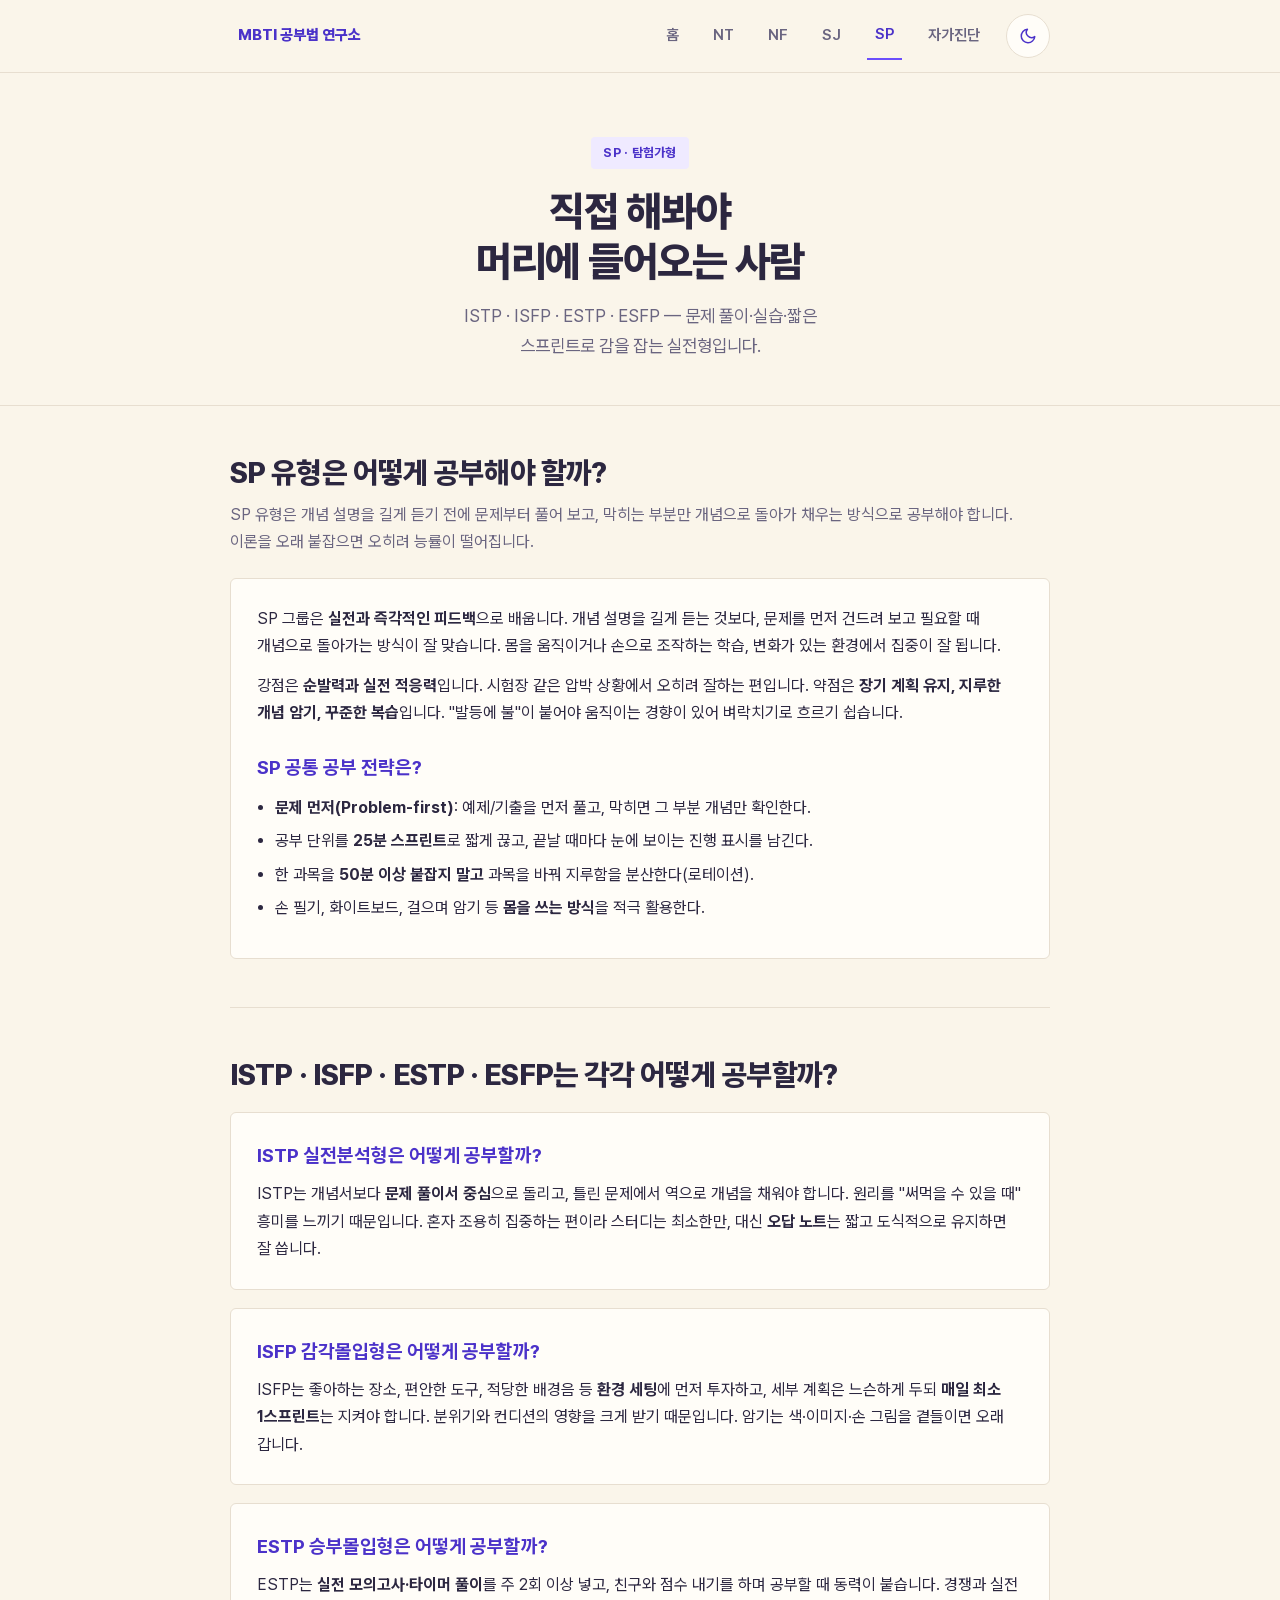
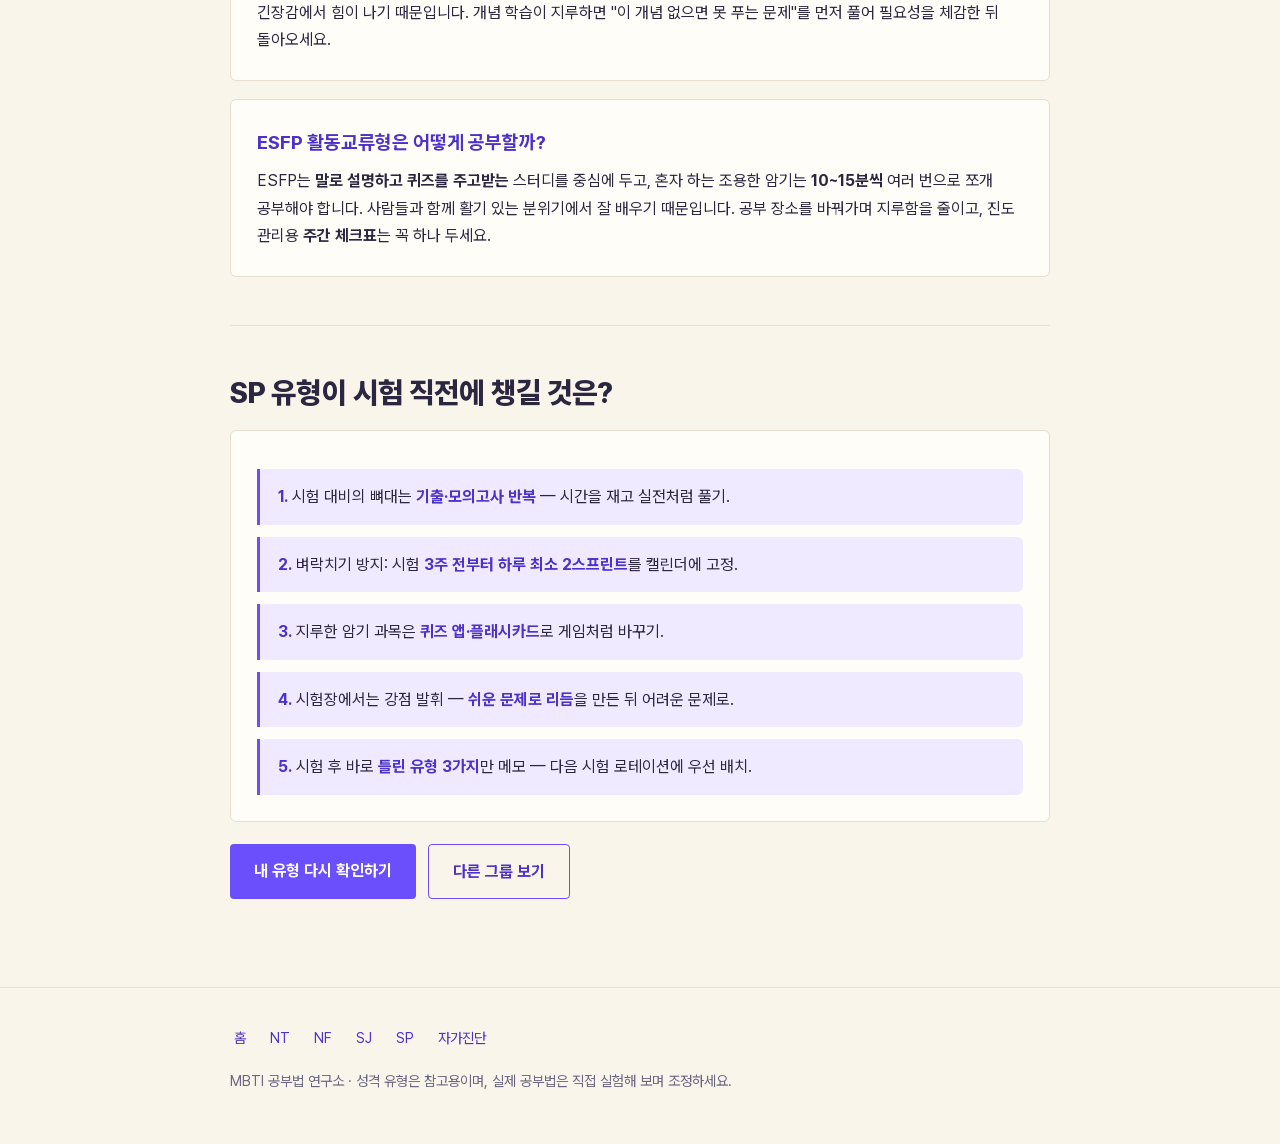
<file: sp.html>
<!DOCTYPE html>
<html lang="ko">
<head>
<meta charset="UTF-8" />
<meta name="viewport" content="width=device-width, initial-scale=1" />
<link rel="icon" type="image/svg+xml" href="favicon.svg" />
<!-- Google tag (gtag.js) — GA4. 6개 페이지에서 동일하게 유지 -->
<script async src="https://www.googletagmanager.com/gtag/js?id=G-HWPFEBZ1ZM"></script>
<script>
  window.dataLayer = window.dataLayer || [];
  function gtag(){dataLayer.push(arguments);}
  gtag('js', new Date());
  gtag('config', 'G-HWPFEBZ1ZM');
</script>
<title>SP 탐험가형 공부법과 시험 전략 — MBTI 공부법 연구소</title>
<meta name="description" content="직접 풀어봐야 익히는 SP 탐험가형(ISTP·ISFP·ESTP·ESFP)의 학습 성향과 유형별 공부법, 기출·모의고사 반복 중심 시험 전략을 정리했습니다." />
<link rel="canonical" href="https://mbti-test-bay.vercel.app/sp.html" />
<meta property="og:type" content="article" />
<meta property="og:site_name" content="MBTI 공부법 연구소" />
<meta property="og:locale" content="ko_KR" />
<meta property="og:title" content="SP 탐험가형 공부법과 시험 전략 — MBTI 공부법 연구소" />
<meta property="og:description" content="직접 풀어봐야 익히는 SP 탐험가형(ISTP·ISFP·ESTP·ESFP)의 학습 성향과 유형별 공부법, 기출·모의고사 반복 중심 시험 전략을 정리했습니다." />
<meta property="og:url" content="https://mbti-test-bay.vercel.app/sp.html" />
<meta property="og:image" content="https://mbti-test-bay.vercel.app/og-image.png" />
<meta property="og:image:width" content="1200" />
<meta property="og:image:height" content="630" />
<meta property="og:image:alt" content="SP 탐험가형(ISTP·ISFP·ESTP·ESFP) 공부법과 시험 전략 — MBTI 공부법 연구소" />
<meta name="twitter:card" content="summary_large_image" />
<meta name="twitter:title" content="SP 탐험가형 공부법과 시험 전략 — MBTI 공부법 연구소" />
<meta name="twitter:description" content="직접 풀어봐야 익히는 SP 탐험가형(ISTP·ISFP·ESTP·ESFP)의 학습 성향과 유형별 공부법, 기출·모의고사 반복 중심 시험 전략을 정리했습니다." />
<meta name="twitter:image" content="https://mbti-test-bay.vercel.app/og-image.png" />
<link rel="stylesheet" href="style.css" />
<script>
  (function () {
    try {
      var t = localStorage.getItem("theme");
      if (t === "dark" || t === "light")
        document.documentElement.setAttribute("data-theme", t);
    } catch (e) {}
  })();
</script>
<script type="application/ld+json">
{
  "@context": "https://schema.org",
  "@graph": [
    {
      "@type": "Article",
      "headline": "SP 탐험가형 공부법과 시험 전략",
      "description": "직접 풀어봐야 익히는 SP 탐험가형(ISTP·ISFP·ESTP·ESFP)의 학습 성향과 유형별 공부법, 기출·모의고사 반복 중심 시험 전략.",
      "image": "https://mbti-test-bay.vercel.app/og-image.png",
      "mainEntityOfPage": "https://mbti-test-bay.vercel.app/sp.html",
      "inLanguage": "ko",
      "isPartOf": { "@type": "WebSite", "@id": "https://mbti-test-bay.vercel.app/#website", "name": "MBTI 공부법 연구소" },
      "publisher": { "@type": "Organization", "name": "MBTI 공부법 연구소" }
    },
    {
      "@type": "BreadcrumbList",
      "itemListElement": [
        { "@type": "ListItem", "position": 1, "name": "홈", "item": "https://mbti-test-bay.vercel.app/" },
        { "@type": "ListItem", "position": 2, "name": "SP 탐험가형 공부법", "item": "https://mbti-test-bay.vercel.app/sp.html" }
      ]
    },
    {
      "@type": "FAQPage",
      "mainEntity": [
        {
          "@type": "Question",
          "name": "SP 유형은 어떻게 공부해야 할까?",
          "acceptedAnswer": { "@type": "Answer", "text": "SP 유형은 개념 설명을 길게 듣기 전에 문제부터 풀어 보고, 막히는 부분만 개념으로 돌아가 채우는 방식이 잘 맞습니다. 이론을 오래 붙잡으면 오히려 능률이 떨어집니다." }
        },
        {
          "@type": "Question",
          "name": "SP 공통 공부 전략은?",
          "acceptedAnswer": { "@type": "Answer", "text": "예제와 기출을 먼저 풀고 막힐 때만 해당 개념을 확인합니다. 공부 단위를 25분 스프린트로 짧게 끊고, 한 과목을 50분 이상 붙잡지 않고 과목을 바꿔 지루함을 분산합니다." }
        },
        {
          "@type": "Question",
          "name": "SP 유형이 시험 직전에 챙길 것은?",
          "acceptedAnswer": { "@type": "Answer", "text": "기출과 모의고사를 시간을 재고 실전처럼 반복하는 것이 대비의 뼈대입니다. 시험 3주 전부터 하루 최소 2스프린트를 캘린더에 고정해 벼락치기를 막습니다." }
        }
      ]
    }
  ]
}
</script>
</head>
<body>

<nav class="nav">
  <div class="wrap">
    <a class="brand" href="index.html">MBTI 공부법 연구소</a>
    <a href="index.html">홈</a>
    <a href="nt.html">NT</a>
    <a href="nf.html">NF</a>
    <a href="sj.html">SJ</a>
    <a href="sp.html" class="active">SP</a>
    <a href="test.html">자가진단</a>
  </div>
</nav>

<header class="hero">
  <div class="wrap">
    <span class="tag">SP · 탐험가형</span>
    <h1>직접 해봐야<br />머리에 들어오는 사람</h1>
    <p>ISTP · ISFP · ESTP · ESFP — 문제 풀이·실습·짧은 스프린트로 감을 잡는 실전형입니다.</p>
  </div>
</header>

<main class="wrap">

  <section>
    <h2>SP 유형은 어떻게 공부해야 할까?</h2>
    <p class="lead">SP 유형은 개념 설명을 길게 듣기 전에 문제부터 풀어 보고, 막히는 부분만 개념으로 돌아가 채우는 방식으로 공부해야 합니다. 이론을 오래 붙잡으면 오히려 능률이 떨어집니다.</p>
    <div class="panel">
      <p>
        SP 그룹은 <strong>실전과 즉각적인 피드백</strong>으로 배웁니다. 개념
        설명을 길게 듣는 것보다, 문제를 먼저 건드려 보고 필요할 때
        개념으로 돌아가는 방식이 잘 맞습니다. 몸을 움직이거나 손으로
        조작하는 학습, 변화가 있는 환경에서 집중이 잘 됩니다.
      </p>
      <p>
        강점은 <strong>순발력과 실전 적응력</strong>입니다. 시험장 같은 압박
        상황에서 오히려 잘하는 편입니다. 약점은 <strong>장기 계획 유지,
        지루한 개념 암기, 꾸준한 복습</strong>입니다. "발등에 불"이 붙어야
        움직이는 경향이 있어 벼락치기로 흐르기 쉽습니다.
      </p>
      <h3>SP 공통 공부 전략은?</h3>
      <ul>
        <li><strong>문제 먼저(Problem-first)</strong>: 예제/기출을 먼저 풀고, 막히면 그 부분 개념만 확인한다.</li>
        <li>공부 단위를 <strong>25분 스프린트</strong>로 짧게 끊고, 끝날 때마다 눈에 보이는 진행 표시를 남긴다.</li>
        <li>한 과목을 <strong>50분 이상 붙잡지 말고</strong> 과목을 바꿔 지루함을 분산한다(로테이션).</li>
        <li>손 필기, 화이트보드, 걸으며 암기 등 <strong>몸을 쓰는 방식</strong>을 적극 활용한다.</li>
      </ul>
    </div>
  </section>

  <section>
    <h2>ISTP · ISFP · ESTP · ESFP는 각각 어떻게 공부할까?</h2>

    <article class="panel">
      <h3>ISTP 실전분석형은 어떻게 공부할까?</h3>
      <p>
        ISTP는 개념서보다 <strong>문제 풀이서 중심</strong>으로 돌리고, 틀린 문제에서
        역으로 개념을 채워야 합니다. 원리를 "써먹을 수 있을 때" 흥미를 느끼기
        때문입니다. 혼자 조용히 집중하는 편이라 스터디는 최소한만, 대신
        <strong>오답 노트</strong>는 짧고 도식적으로 유지하면 잘 씁니다.
      </p>
    </article>

    <article class="panel">
      <h3>ISFP 감각몰입형은 어떻게 공부할까?</h3>
      <p>
        ISFP는 좋아하는 장소, 편안한 도구, 적당한 배경음 등 <strong>환경 세팅</strong>에
        먼저 투자하고, 세부 계획은 느슨하게 두되 <strong>매일 최소 1스프린트</strong>는
        지켜야 합니다. 분위기와 컨디션의 영향을 크게 받기 때문입니다. 암기는
        색·이미지·손 그림을 곁들이면 오래 갑니다.
      </p>
    </article>

    <article class="panel">
      <h3>ESTP 승부몰입형은 어떻게 공부할까?</h3>
      <p>
        ESTP는 <strong>실전 모의고사·타이머 풀이</strong>를 주 2회 이상 넣고, 친구와
        점수 내기를 하며 공부할 때 동력이 붙습니다. 경쟁과 실전 긴장감에서
        힘이 나기 때문입니다. 개념 학습이 지루하면 "이 개념 없으면 못 푸는
        문제"를 먼저 풀어 필요성을 체감한 뒤 돌아오세요.
      </p>
    </article>

    <article class="panel">
      <h3>ESFP 활동교류형은 어떻게 공부할까?</h3>
      <p>
        ESFP는 <strong>말로 설명하고 퀴즈를 주고받는</strong> 스터디를 중심에 두고,
        혼자 하는 조용한 암기는 <strong>10~15분씩</strong> 여러 번으로 쪼개 공부해야
        합니다. 사람들과 함께 활기 있는 분위기에서 잘 배우기 때문입니다.
        공부 장소를 바꿔가며 지루함을 줄이고, 진도 관리용 <strong>주간 체크표</strong>는
        꼭 하나 두세요.
      </p>
    </article>
  </section>

  <section>
    <h2>SP 유형이 시험 직전에 챙길 것은?</h2>
    <div class="panel">
      <div class="tip"><strong>1.</strong> 시험 대비의 뼈대는 <strong>기출·모의고사 반복</strong> — 시간을 재고 실전처럼 풀기.</div>
      <div class="tip"><strong>2.</strong> 벼락치기 방지: 시험 <strong>3주 전부터 하루 최소 2스프린트</strong>를 캘린더에 고정.</div>
      <div class="tip"><strong>3.</strong> 지루한 암기 과목은 <strong>퀴즈 앱·플래시카드</strong>로 게임처럼 바꾸기.</div>
      <div class="tip"><strong>4.</strong> 시험장에서는 강점 발휘 — <strong>쉬운 문제로 리듬</strong>을 만든 뒤 어려운 문제로.</div>
      <div class="tip"><strong>5.</strong> 시험 후 바로 <strong>틀린 유형 3가지</strong>만 메모 — 다음 시험 로테이션에 우선 배치.</div>
    </div>
    <div class="btn-row">
      <a class="btn" href="test.html">내 유형 다시 확인하기</a>
      <a class="btn ghost" href="index.html">다른 그룹 보기</a>
    </div>
  </section>

</main>

<footer>
  <div class="wrap">
    <div class="links">
      <a href="index.html">홈</a>
      <a href="nt.html">NT</a>
      <a href="nf.html">NF</a>
      <a href="sj.html">SJ</a>
      <a href="sp.html">SP</a>
      <a href="test.html">자가진단</a>
    </div>
    <p>MBTI 공부법 연구소 · 성격 유형은 참고용이며, 실제 공부법은 직접 실험해 보며 조정하세요.</p>
  </div>
</footer>

<script src="theme.js"></script>
</body>
</html>
</file>
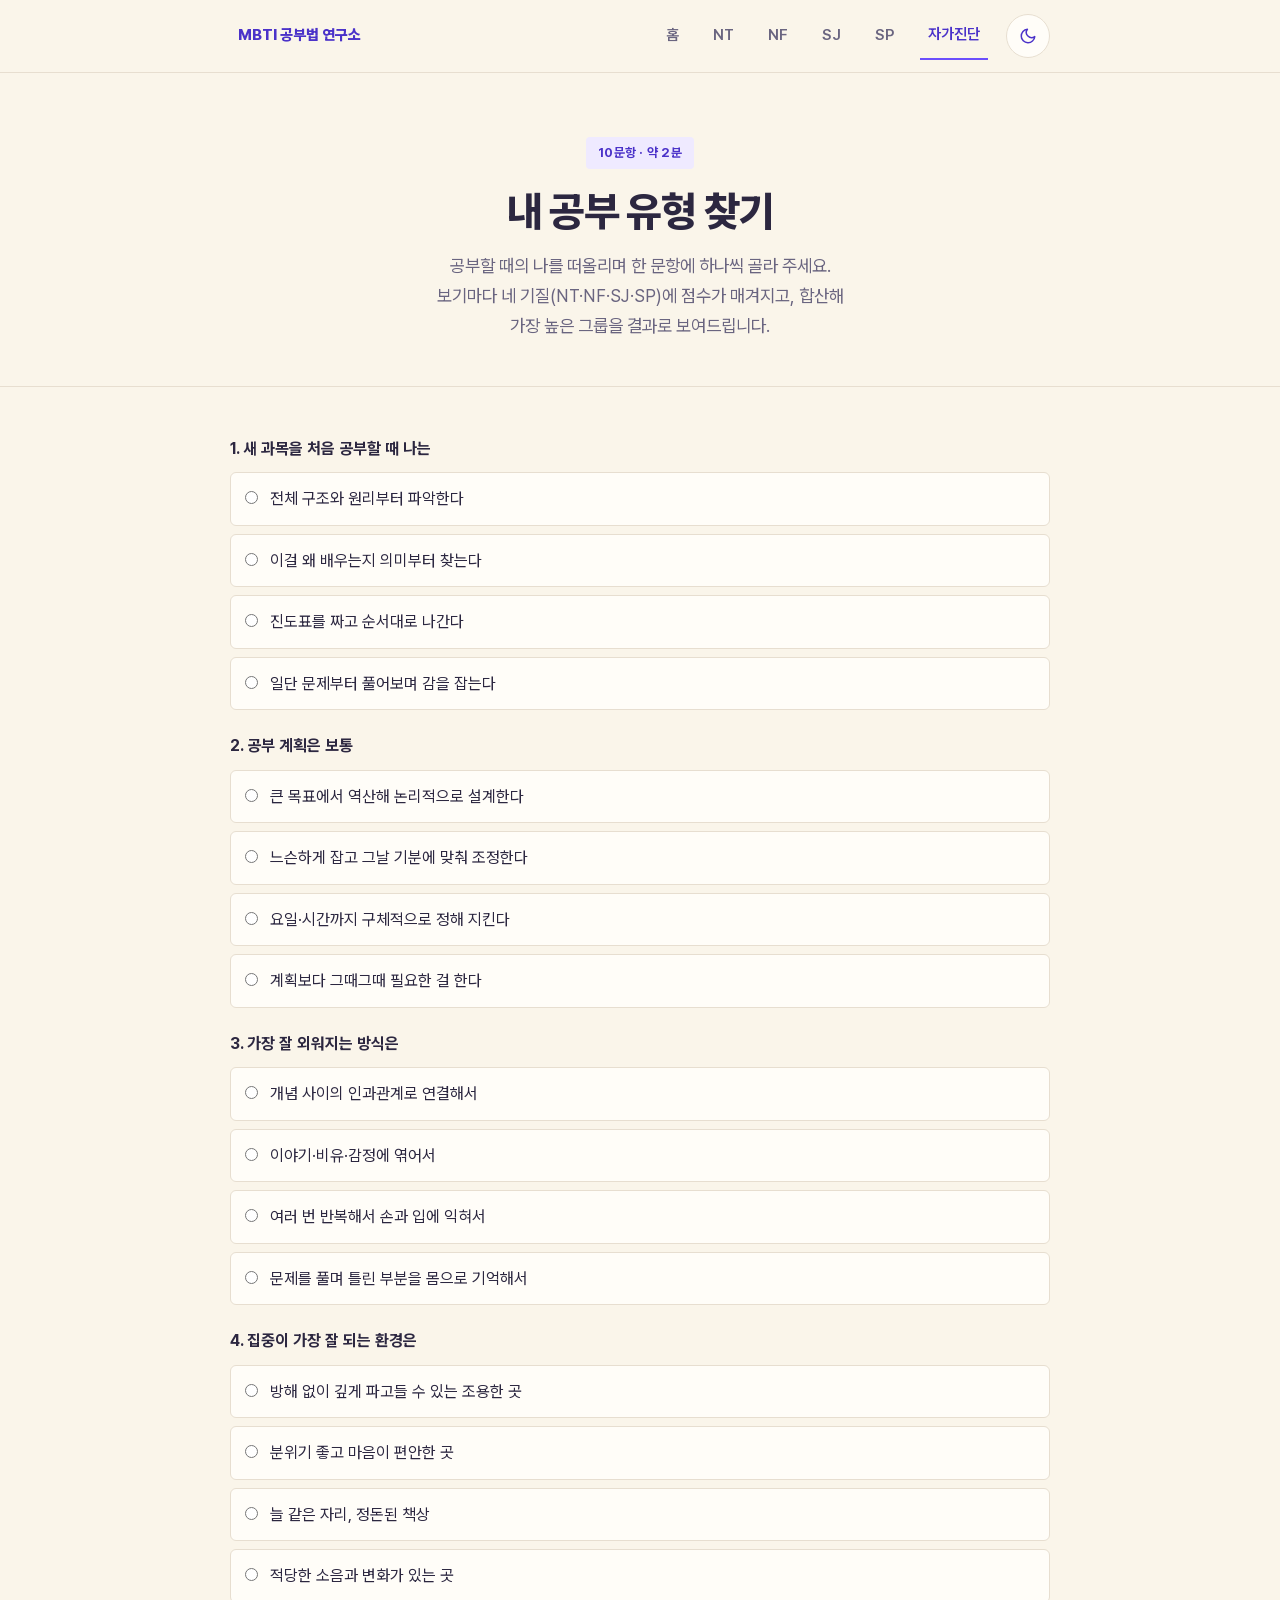
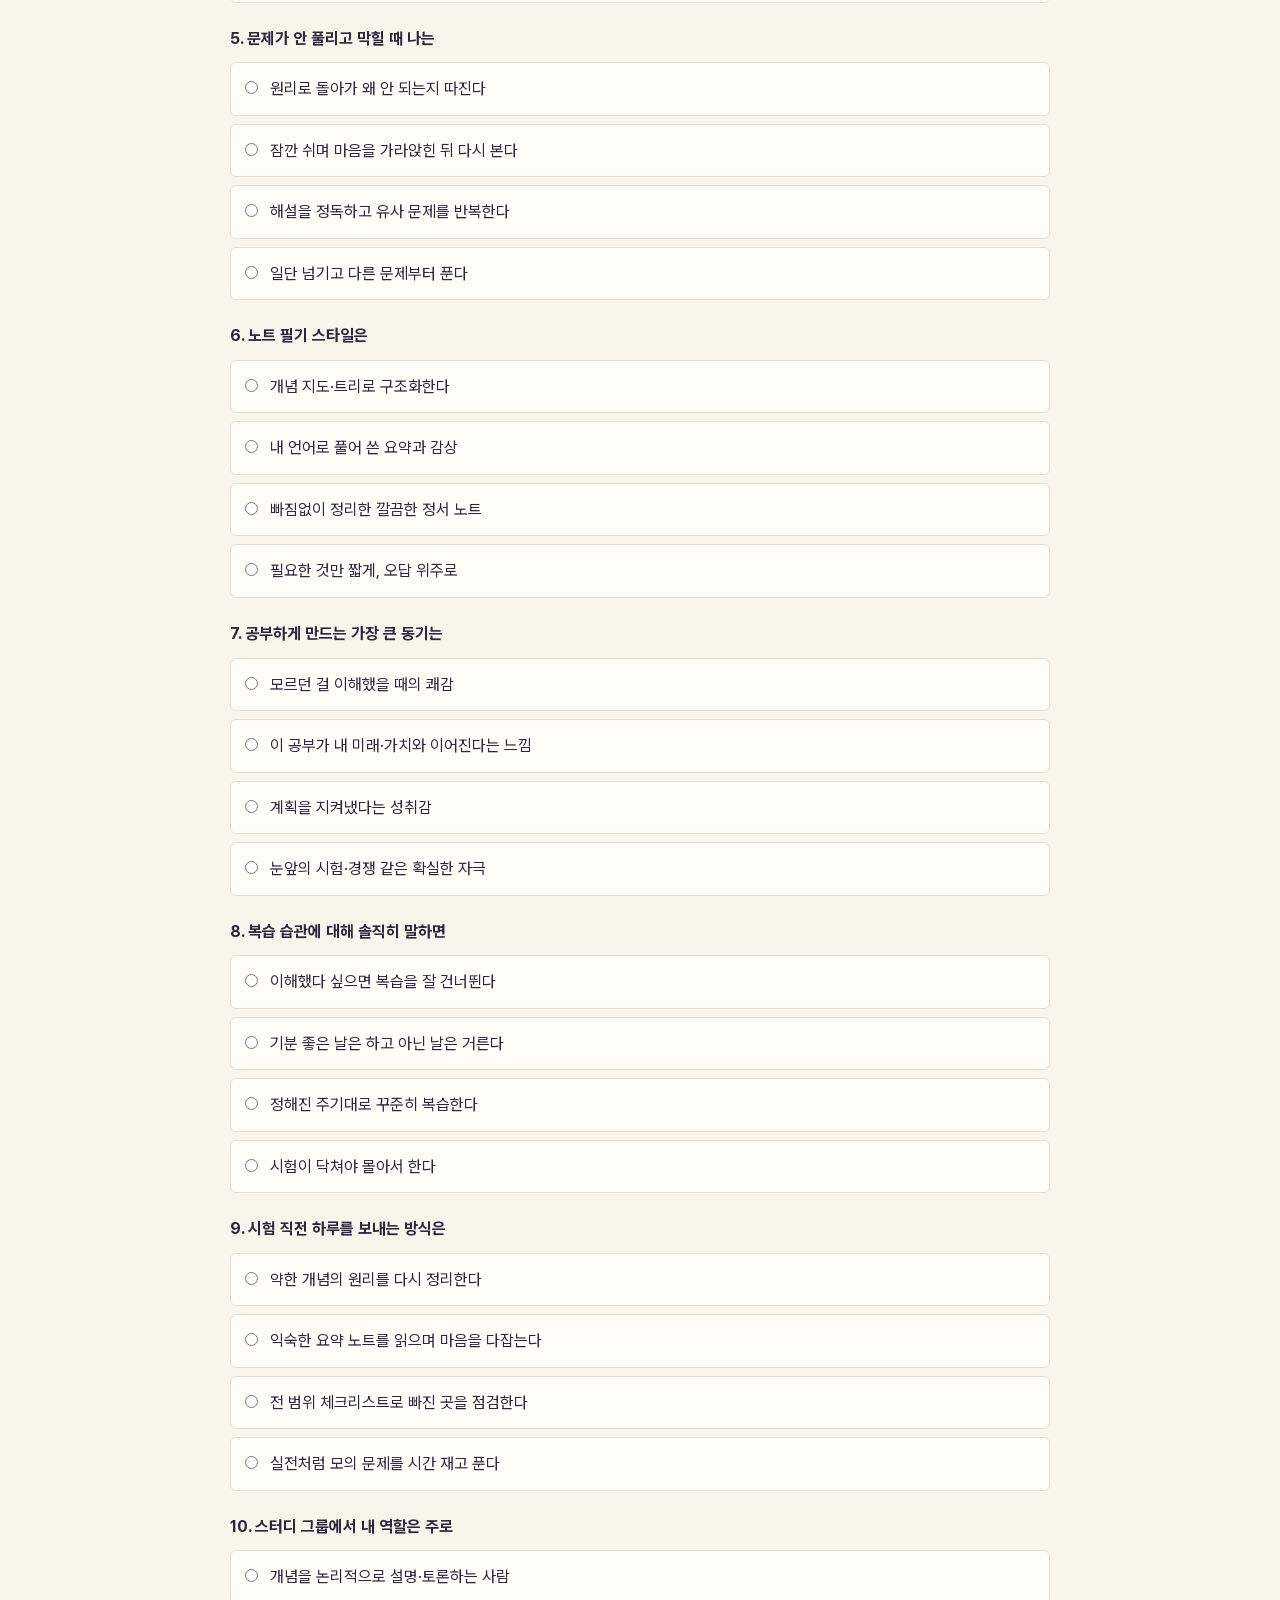
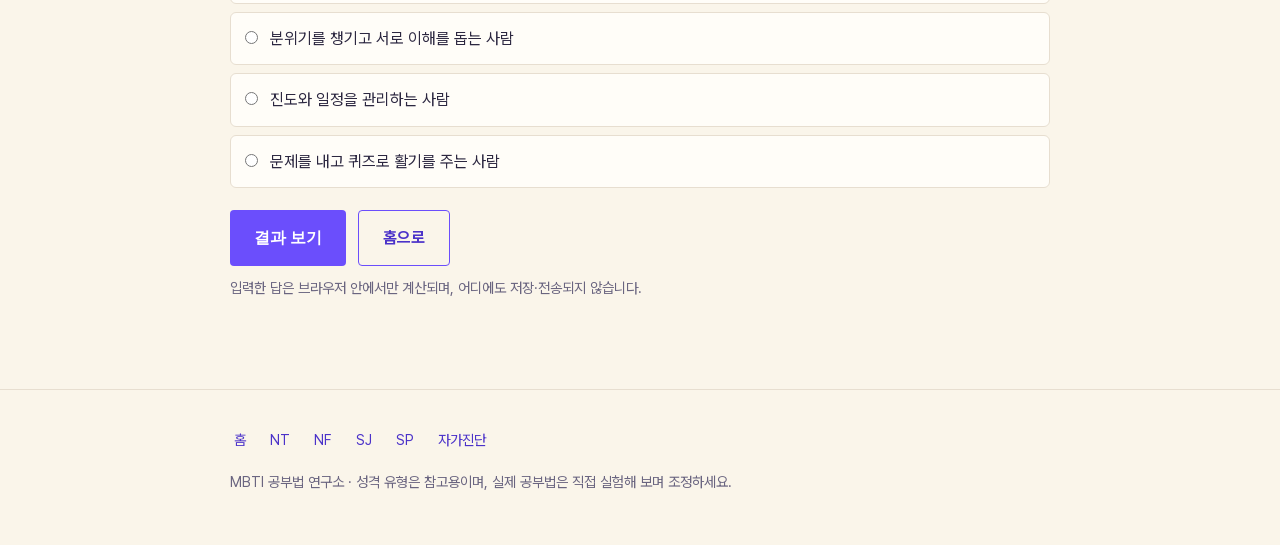
<file: test.html>
<!DOCTYPE html>
<html lang="ko">
<head>
<meta charset="UTF-8" />
<meta name="viewport" content="width=device-width, initial-scale=1" />
<link rel="icon" type="image/svg+xml" href="favicon.svg" />
<!-- Google tag (gtag.js) — GA4. 6개 페이지에서 동일하게 유지 -->
<script async src="https://www.googletagmanager.com/gtag/js?id=G-HWPFEBZ1ZM"></script>
<script>
  window.dataLayer = window.dataLayer || [];
  function gtag(){dataLayer.push(arguments);}
  gtag('js', new Date());
  gtag('config', 'G-HWPFEBZ1ZM');
</script>
<title>공부 습관 자가진단 10문항 — MBTI 공부법 연구소</title>
<meta name="description" content="공부 습관 10문항에 답하면 NT·NF·SJ·SP 네 기질 그룹 중 내 공부 유형을 판정해 드립니다. 약 2분, 입력값은 브라우저 안에서만 계산되며 저장·전송되지 않습니다." />
<link rel="canonical" href="https://mbti-test-bay.vercel.app/test.html" />
<meta property="og:type" content="website" />
<meta property="og:site_name" content="MBTI 공부법 연구소" />
<meta property="og:locale" content="ko_KR" />
<meta property="og:title" content="공부 습관 자가진단 10문항 — MBTI 공부법 연구소" />
<meta property="og:description" content="공부 습관 10문항에 답하면 NT·NF·SJ·SP 네 기질 그룹 중 내 공부 유형을 판정해 드립니다. 약 2분, 입력값은 브라우저 안에서만 계산되며 저장·전송되지 않습니다." />
<meta property="og:url" content="https://mbti-test-bay.vercel.app/test.html" />
<meta property="og:image" content="https://mbti-test-bay.vercel.app/og-image.png" />
<meta property="og:image:width" content="1200" />
<meta property="og:image:height" content="630" />
<meta property="og:image:alt" content="공부 습관 10문항 자가진단으로 NT·NF·SJ·SP 공부 유형 확인 — MBTI 공부법 연구소" />
<meta name="twitter:card" content="summary_large_image" />
<meta name="twitter:title" content="공부 습관 자가진단 10문항 — MBTI 공부법 연구소" />
<meta name="twitter:description" content="공부 습관 10문항에 답하면 NT·NF·SJ·SP 네 기질 그룹 중 내 공부 유형을 판정해 드립니다. 약 2분, 입력값은 브라우저 안에서만 계산되며 저장·전송되지 않습니다." />
<meta name="twitter:image" content="https://mbti-test-bay.vercel.app/og-image.png" />
<link rel="stylesheet" href="style.css" />
<script>
  (function () {
    try {
      var t = localStorage.getItem("theme");
      if (t === "dark" || t === "light")
        document.documentElement.setAttribute("data-theme", t);
    } catch (e) {}
  })();
</script>
<script type="application/ld+json">
{
  "@context": "https://schema.org",
  "@graph": [
    {
      "@type": "WebApplication",
      "name": "공부 습관 자가진단 10문항",
      "url": "https://mbti-test-bay.vercel.app/test.html",
      "description": "공부 습관 10문항에 답하면 NT·NF·SJ·SP 네 기질 그룹 중 내 공부 유형을 판정합니다. 입력값은 브라우저 안에서만 계산되며 저장·전송되지 않습니다.",
      "applicationCategory": "EducationalApplication",
      "operatingSystem": "All",
      "browserRequirements": "Requires JavaScript",
      "inLanguage": "ko",
      "isAccessibleForFree": true,
      "offers": { "@type": "Offer", "price": "0", "priceCurrency": "KRW" }
    },
    {
      "@type": "BreadcrumbList",
      "itemListElement": [
        { "@type": "ListItem", "position": 1, "name": "홈", "item": "https://mbti-test-bay.vercel.app/" },
        { "@type": "ListItem", "position": 2, "name": "공부 습관 자가진단", "item": "https://mbti-test-bay.vercel.app/test.html" }
      ]
    }
  ]
}
</script>
</head>
<body>

<nav class="nav">
  <div class="wrap">
    <a class="brand" href="index.html">MBTI 공부법 연구소</a>
    <a href="index.html">홈</a>
    <a href="nt.html">NT</a>
    <a href="nf.html">NF</a>
    <a href="sj.html">SJ</a>
    <a href="sp.html">SP</a>
    <a href="test.html" class="active">자가진단</a>
  </div>
</nav>

<header class="hero">
  <div class="wrap">
    <span class="tag">10문항 · 약 2분</span>
    <h1>내 공부 유형 찾기</h1>
    <p>
      공부할 때의 나를 떠올리며 한 문항에 하나씩 골라 주세요. 보기마다
      네 기질(NT·NF·SJ·SP)에 점수가 매겨지고, 합산해 가장 높은 그룹을
      결과로 보여드립니다.
    </p>
  </div>
</header>

<main class="wrap">

  <section>
    <form id="quiz"><!-- 문항은 test.js가 생성 --></form>
    <div class="btn-row">
      <button type="button" id="submit" class="btn">결과 보기</button>
      <a href="index.html" class="btn ghost">홈으로</a>
    </div>
    <p class="notice">
      입력한 답은 브라우저 안에서만 계산되며, 어디에도 저장·전송되지 않습니다.
    </p>
  </section>

  <section id="result">
    <h2>자가진단 결과</h2>
    <div class="panel">
      <div class="result-badge" id="r-badge">—</div>
      <p id="r-desc" style="margin-top:10px"></p>
      <div class="score-row" id="r-scores"></div>
      <p class="notice" id="r-note"></p>
      <div class="btn-row">
        <a class="btn" id="r-go" href="index.html">그룹 공부법 보러 가기</a>
        <button type="button" class="btn ghost" id="r-share">친구에게 공유</button>
      </div>
    </div>
    <p class="notice">
      결과가 애매하게 느껴지면, 동점·차점 그룹 페이지도 함께 읽어보세요.
      성향은 스펙트럼이라 여러 그룹의 조언이 모두 맞을 수 있습니다.
    </p>
  </section>

</main>

<footer>
  <div class="wrap">
    <div class="links">
      <a href="index.html">홈</a>
      <a href="nt.html">NT</a>
      <a href="nf.html">NF</a>
      <a href="sj.html">SJ</a>
      <a href="sp.html">SP</a>
      <a href="test.html">자가진단</a>
    </div>
    <p>MBTI 공부법 연구소 · 성격 유형은 참고용이며, 실제 공부법은 직접 실험해 보며 조정하세요.</p>
  </div>
</footer>

<script src="test.js"></script>
<script src="theme.js"></script>
</body>
</html>
</file>
<file: style.css>
/* MBTI 공부법 연구소 - 공통 스타일
   크림/보라/Pretendard 디자인 시스템 · 라이트·다크 · 모바일 우선 반응형 */

/* Pretendard 자체 호스팅 (외부 요청 없음) — 가변 폰트 1파일로 모든 굵기 처리 */
@font-face {
  font-family: "Pretendard Variable";
  font-weight: 100 900;
  font-style: normal;
  font-display: swap;
  src: url("fonts/PretendardVariable.woff2") format("woff2");
}

/* ── 라이트(기본) 팔레트 ───────────────────────────── */
:root {
  --cream: #faf5ea;
  --cream-deep: #f2e9d6;
  --card: #fffdf8;
  --purple: #6b4efc;
  --purple-deep: #4b32c9;
  --purple-soft: #efeaff;
  --ink: #2c2740;
  --ink-soft: #6a6580;
  --line: #e7ded0;
  --shadow: 0 1px 2px rgba(44, 39, 64, 0.05);
  --shadow-lg: 0 4px 14px rgba(44, 39, 64, 0.10);
  --nav-bg: rgba(250, 245, 234, 0.9);
  --btn-fg: #ffffff;
  --radius: 6px;
}

/* ── 다크 팔레트 ───────────────────────────────────── */
:root[data-theme="dark"] {
  --cream: #16131e;
  --cream-deep: #1e1a2a;
  --card: #221d31;
  --purple: #8b74ff;
  --purple-deep: #c3b6ff;
  --purple-soft: #2b2442;
  --ink: #ece9f6;
  --ink-soft: #a8a2ba;
  --line: #332c46;
  --shadow: 0 1px 2px rgba(0, 0, 0, 0.4);
  --shadow-lg: 0 6px 18px rgba(0, 0, 0, 0.5);
  --nav-bg: rgba(22, 19, 30, 0.9);
  --btn-fg: #14101f;
}
@media (prefers-color-scheme: dark) {
  :root:not([data-theme="light"]) {
    --cream: #16131e;
    --cream-deep: #1e1a2a;
    --card: #221d31;
    --purple: #8b74ff;
    --purple-deep: #c3b6ff;
    --purple-soft: #2b2442;
    --ink: #ece9f6;
    --ink-soft: #a8a2ba;
    --line: #332c46;
    --shadow: 0 1px 2px rgba(0, 0, 0, 0.4);
    --shadow-lg: 0 6px 18px rgba(0, 0, 0, 0.5);
    --nav-bg: rgba(22, 19, 30, 0.9);
    --btn-fg: #14101f;
  }
}

* { box-sizing: border-box; margin: 0; padding: 0; }

html { scroll-behavior: smooth; }

body {
  font-family: "Pretendard Variable", "Pretendard", -apple-system,
    "Apple SD Gothic Neo", "Malgun Gothic", "Segoe UI", sans-serif;
  background: var(--cream);
  color: var(--ink);
  line-height: 1.72;
  -webkit-font-smoothing: antialiased;
  word-break: keep-all;
}

body, .nav, .card, .panel, .tip, .btn, .q label, .theme-btn, footer {
  transition: background-color 0.25s ease, border-color 0.25s ease, color 0.25s ease;
}

a { color: var(--purple-deep); text-decoration: none; }
a:hover { text-decoration: underline; }
input[type="radio"] { accent-color: var(--purple); }

a:focus-visible, button:focus-visible, input:focus-visible {
  outline: 2px solid var(--purple);
  outline-offset: 2px;
}

.wrap { width: 100%; max-width: 860px; margin: 0 auto; padding: 0 20px; }

/* 상단 내비게이션 */
.nav {
  position: sticky;
  top: 0;
  z-index: 20;
  background: var(--nav-bg);
  backdrop-filter: blur(8px);
  border-bottom: 1px solid var(--line);
}
.nav .wrap {
  display: flex;
  align-items: center;
  gap: 10px 18px;
  flex-wrap: wrap;
  padding-top: 12px;
  padding-bottom: 12px;
}
.nav .brand { font-weight: 800; color: var(--purple-deep); margin-right: auto; }
.nav a {
  font-size: 0.94rem;
  font-weight: 600;
  color: var(--ink-soft);
  padding: 10px 8px;
  min-height: 44px;
  display: inline-flex;
  align-items: center;
}
.nav a:hover { color: var(--purple-deep); text-decoration: none; }
.nav a.active { color: var(--purple-deep); border-bottom: 2px solid var(--purple); }

/* 테마 전환 버튼 (theme.js가 nav에 주입) */
.theme-btn {
  display: inline-flex;
  align-items: center;
  justify-content: center;
  width: 44px;
  height: 44px;
  border-radius: 50%;
  border: 1px solid var(--line);
  background: var(--card);
  color: var(--purple-deep);
  cursor: pointer;
  padding: 0;
  flex-shrink: 0;
}
.theme-btn:hover { border-color: var(--purple); }
.theme-btn svg { width: 18px; height: 18px; display: block; }
.theme-btn .sun { display: none; }
:root[data-theme="dark"] .theme-btn .sun { display: block; }
:root[data-theme="dark"] .theme-btn .moon { display: none; }
@media (prefers-color-scheme: dark) {
  :root:not([data-theme="light"]) .theme-btn .sun { display: block; }
  :root:not([data-theme="light"]) .theme-btn .moon { display: none; }
}

/* 히어로 */
.hero { padding: 64px 0 44px; text-align: center; border-bottom: 1px solid var(--line); }
.hero .tag {
  display: inline-block;
  background: var(--purple-soft);
  color: var(--purple-deep);
  font-weight: 700;
  font-size: 0.8rem;
  letter-spacing: 0.02em;
  padding: 5px 12px;
  border-radius: 4px;
  margin-bottom: 18px;
}
.hero h1 { font-size: 2.6rem; line-height: 1.2; letter-spacing: -0.03em; font-weight: 800; }
.hero p { color: var(--ink-soft); margin: 14px auto 0; font-size: 1.1rem; max-width: 42ch; }

/* 섹션 공통 */
section { padding: 48px 0; }
section + section { border-top: 1px solid var(--line); }
h2 { font-size: 1.85rem; font-weight: 800; line-height: 1.3; letter-spacing: -0.03em; margin-bottom: 8px; }
h2 + .lead { color: var(--ink-soft); margin-bottom: 22px; }
h3 { font-size: 1.2rem; margin: 24px 0 8px; color: var(--purple-deep); }
p + p { margin-top: 12px; }
ul, ol { margin: 10px 0 10px 1.1rem; }
li { margin: 6px 0; }

/* 버튼 */
.btn {
  display: inline-block;
  background: var(--purple);
  color: var(--btn-fg);
  font-weight: 700;
  padding: 13px 24px;
  border-radius: 4px;
  border: none;
  cursor: pointer;
  font-size: 1rem;
  transition: background 0.12s ease;
}
.btn:hover { background: var(--purple-deep); text-decoration: none; }
.btn:active { background: var(--purple-deep); }
.btn.ghost {
  background: transparent;
  color: var(--purple-deep);
  border: 1.5px solid var(--purple);
}
.btn.ghost:hover { background: var(--purple-soft); color: var(--purple-deep); }
.btn-row { display: flex; flex-wrap: wrap; gap: 12px; margin-top: 22px; }

/* 카드 그리드 */
.cards { display: grid; grid-template-columns: repeat(2, 1fr); gap: 20px; }
.card {
  background: var(--card);
  border: 1px solid var(--line);
  border-radius: var(--radius);
  padding: 24px;
  display: flex;
  flex-direction: column;
  transition: border-color 0.14s ease, box-shadow 0.14s ease;
}
.card:hover { border-color: var(--purple); box-shadow: var(--shadow-lg); }
.card .badge {
  align-self: flex-start;
  font-weight: 800;
  color: var(--purple-deep);
  background: var(--purple-soft);
  border-radius: 4px;
  padding: 3px 10px;
  font-size: 0.9rem;
}
.card h3 { margin: 12px 0 6px; color: var(--ink); }
.card p { color: var(--ink-soft); font-size: 0.96rem; }
.card .types { margin-top: auto; padding-top: 12px; font-size: 0.86rem; color: var(--purple-deep); font-weight: 600; }

/* 본문 패널 */
.panel {
  background: var(--card);
  border: 1px solid var(--line);
  border-radius: var(--radius);
  padding: 26px;
  margin-top: 18px;
}
.panel h3:first-child { margin-top: 0; }

.tip {
  background: var(--purple-soft);
  border-left: 3px solid var(--purple);
  border-radius: 0 6px 6px 0;
  padding: 14px 18px;
  margin-top: 12px;
}
.tip strong { color: var(--purple-deep); }

/* 자가진단 */
.q { margin-bottom: 22px; }
.q .qhead { font-weight: 700; margin-bottom: 10px; }
.q .opt { display: block; margin: 8px 0; }
.q .opt input { margin-right: 8px; }
.q label {
  display: block;
  background: var(--card);
  border: 1px solid var(--line);
  border-radius: 6px;
  padding: 12px 14px;
  cursor: pointer;
}
.q label:hover { border-color: var(--purple); }

#result { display: none; }
#result.show { display: block; }
.result-badge { font-size: clamp(1.7rem, 7vw, 2.6rem); font-weight: 800; color: var(--purple-deep); }
.score-row { display: flex; gap: 10px; flex-wrap: wrap; margin-top: 14px; }
.score-chip {
  background: var(--purple-soft);
  color: var(--purple-deep);
  font-weight: 700;
  border-radius: 4px;
  padding: 6px 14px;
  font-size: 0.9rem;
}
.notice { color: var(--ink-soft); font-size: 0.9rem; margin-top: 10px; }

/* 푸터 */
footer {
  border-top: 1px solid var(--line);
  margin-top: 40px;
  padding: 30px 0 50px;
  color: var(--ink-soft);
  font-size: 0.9rem;
}
footer .links { display: flex; gap: 4px 16px; flex-wrap: wrap; margin-bottom: 10px; }
footer .links a { padding: 8px 4px; display: inline-block; }

/* 반응형 */
@media (max-width: 620px) {
  .hero { padding: 44px 0 28px; }
  .hero h1 { font-size: 1.9rem; }
  h2 { font-size: 1.45rem; }
  section { padding: 36px 0; }
  .cards { grid-template-columns: 1fr; }
  .nav .brand { margin-right: 12px; }
}

@media (prefers-reduced-motion: reduce) {
  *, *::before, *::after { transition: none !important; scroll-behavior: auto; }
}
</file>
